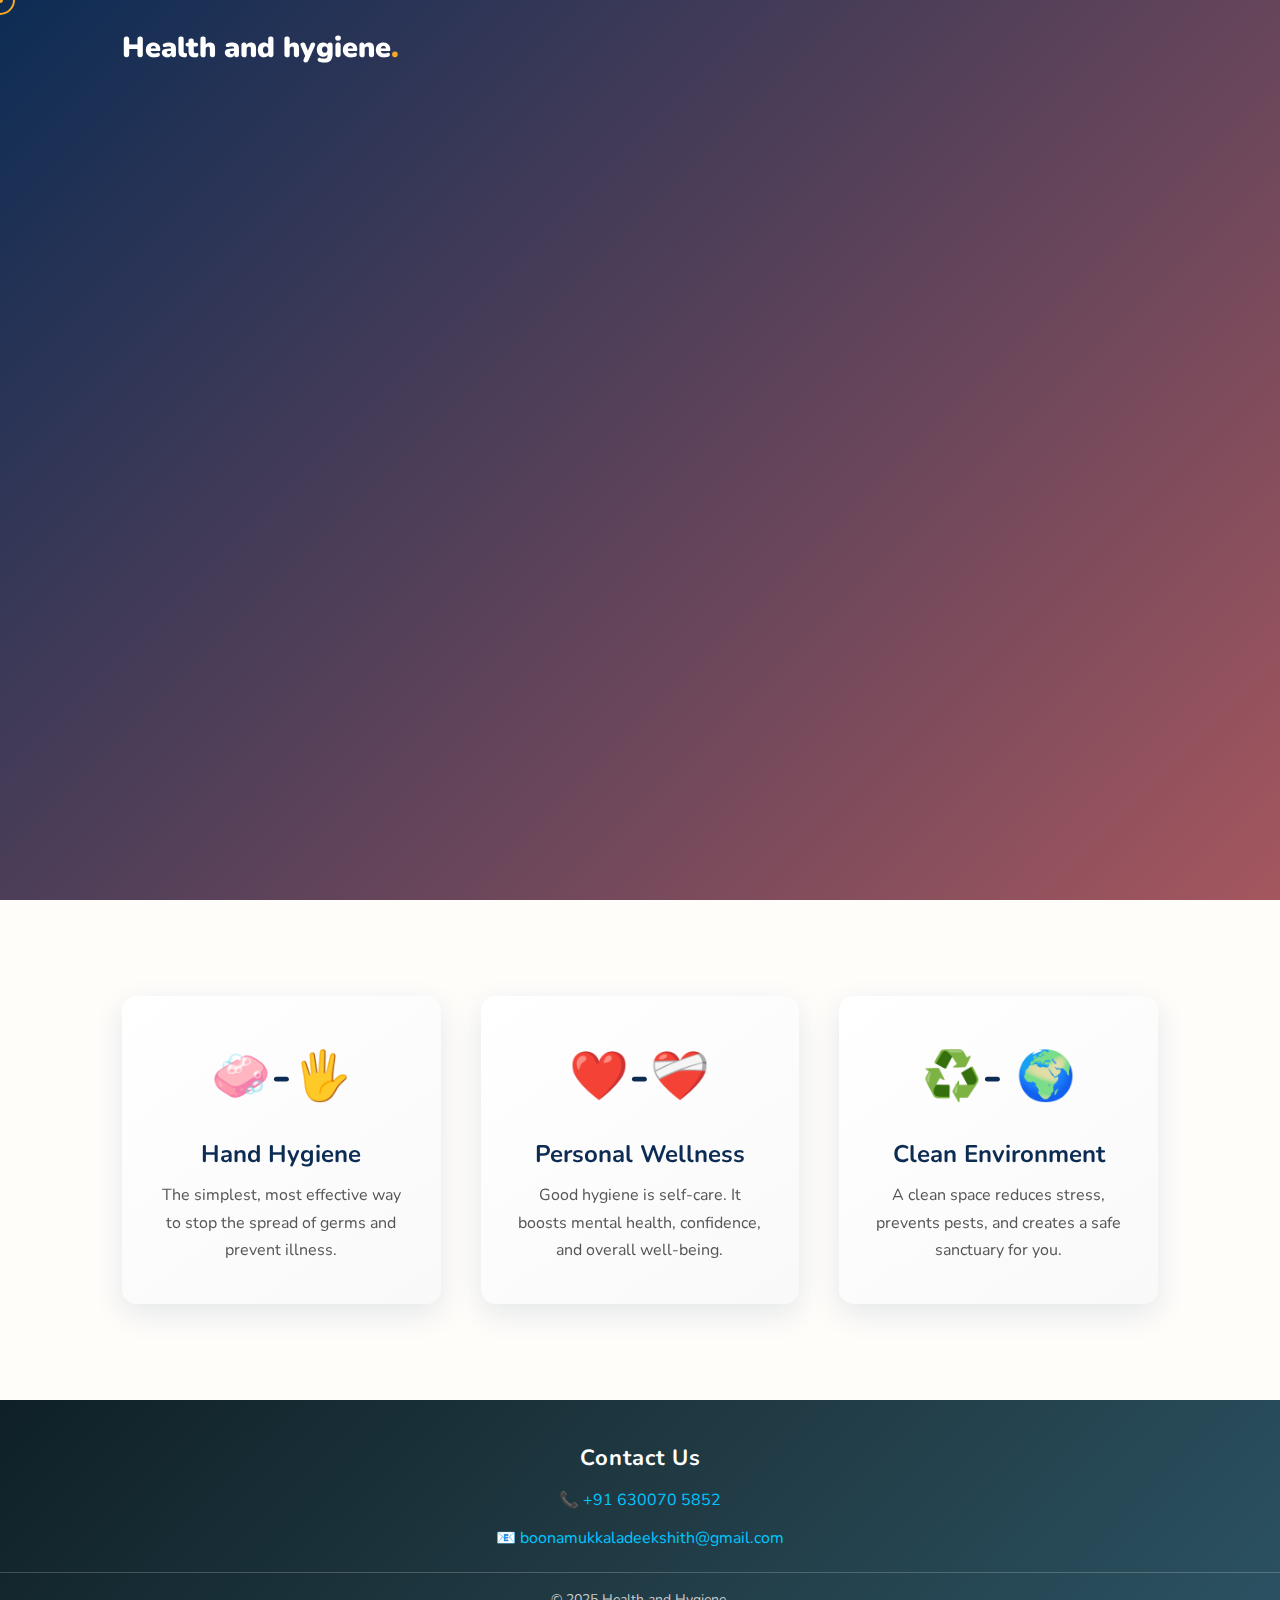
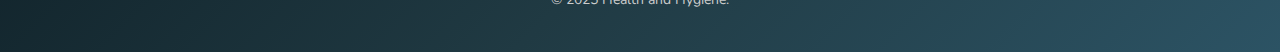
<file: index.html>
<!DOCTYPE html>
<html lang="en">

<head>
    <meta charset="UTF-8">
    <meta name="viewport" content="width=device-width, initial-scale=1.0">
    <title>Health & Hygiene Project</title>
    <link rel="stylesheet" href="main.css">
    <link href="https://fonts.googleapis.com/css2?family=Nunito:wght@300;400;700;900&display=swap" rel="stylesheet">
</head>

<body>

    <div class="cursor-dot"></div>
    <div class="cursor-outline"></div>

    <header>
        <div class="container">
            <nav>
                <div class="logo">Health and hygiene<span>.</span></div>
            </nav>
        </div>
    </header>

    <main>
        <section class="hero">
            <div class="hero-background"></div>
            <div class="hero-content">
                <h1 class="anim-load" style="--delay: 0.2s;">Small Habits.</h1>
                <h1 class="anim-load" style="--delay: 0.4s;">Big Impact.</h1>
                <p class="anim-load" style="--delay: 0.6s;">
                    Welcome to our Health & Hygiene project. Discover how simple, daily actions can lead to a healthier and more vibrant life for you and your community.
                </p>
                <a href="index2.html" class="cta-button anim-load" style="--delay: 0.8s;">Learn More</a>
            </div>
        </section>

        <section id="features" class="features-section">
            <div class="container features-grid">

                <div class="feature-card">
                    <div class="card-content">
                        <h2>🧼-🖐</h2>
                        <h3>Hand Hygiene</h3>
                        <p>The simplest, most effective way to stop the spread of germs and prevent illness.</p>
                    </div>
                </div>

                <div class="feature-card">
                    <div class="card-content">
                        <h2>❤️-❤️‍🩹</h2>
                        <h3>Personal Wellness</h3>
                        <p>Good hygiene is self-care. It boosts mental health, confidence, and overall well-being.</p>
                    </div>
                </div>

                <div class="feature-card">
                    <div class="card-content">
                        <h2>♻️- 🌍</h2>
                        <h3>Clean Environment</h3>
                        <p>A clean space reduces stress, prevents pests, and creates a safe sanctuary for you.</p>
                    </div>
                </div>

            </div>
        </section>
    </main>
    <footer>
        <h2>Contact Us</h2>
        <div class="contact-info">
            📞 <a href="tel:+91630070 58852">+91 630070 5852</a>
        </div>
        <div class="contact-info">
            📧 <a href="mailto:boonamukkaladeekshith@gmail.com">boonamukkaladeekshith@gmail.com</a>
        </div>
        <div class="footer-bottom">
            © 2025 Health and Hygiene.
        </div>
    </footer>

    <script src="script.js"></script>
</body>

</html>
</file>
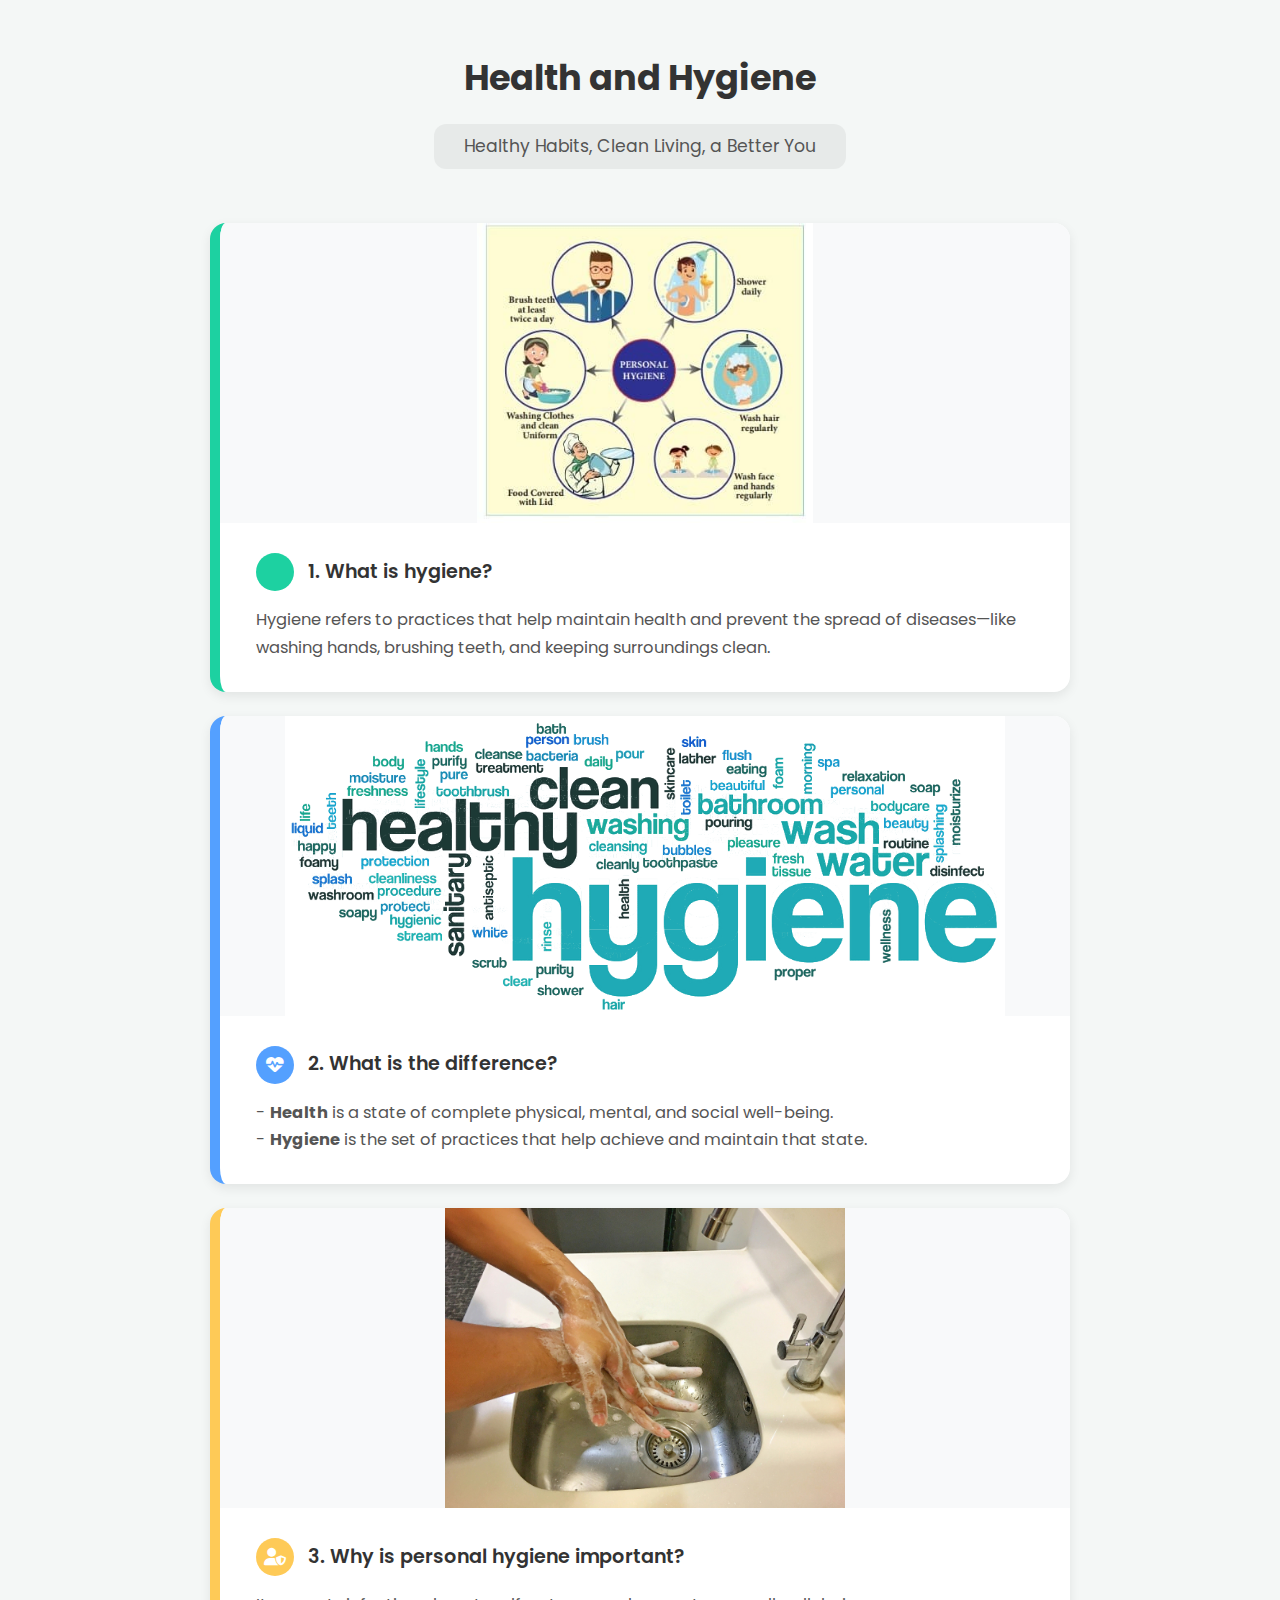
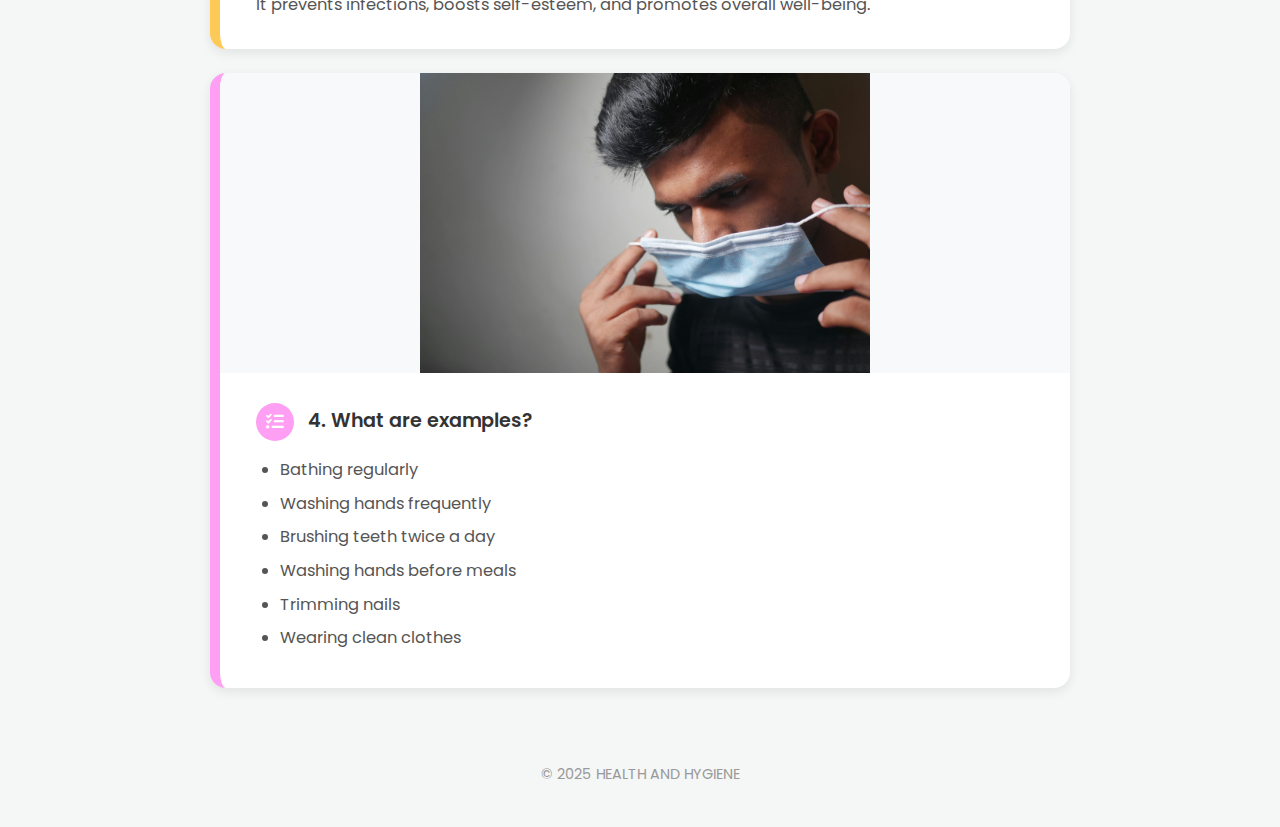
<file: index1.html>
<!DOCTYPE html>
<html lang="en">

<head>
    <meta charset="UTF-8" />
    <meta name="viewport" content="width=device-width, initial-scale=1.0" />
    <title>Health & Hygiene</title>

    <link href="https://fonts.googleapis.com/css2?family=Poppins:wght@400;600;700&display=swap" rel="stylesheet" />
    <link rel="stylesheet" href="https://cdnjs.cloudflare.com/ajax/libs/font-awesome/6.5.2/css/all.min.css">

    <style>
         :root {
            /* Define the color palette */
            --c-pink: #ff9ff3;
            --c-yellow: #feca57;
            --c-green: #1dd1a1;
            --c-blue: #54a0ff;
            --c-gradient: linear-gradient(90deg, var(--c-pink), var(--c-yellow), var(--c-green), var(--c-blue));
            /* Simple, light theme variables */
            --c-text: #333;
            --c-text-light: #555;
            --c-bg: #f4f7f6;
            --c-card-bg: #ffffff;
            --c-image-bg: #f8f9fa;
            /* Soft bg for image container */
            --card-radius: 16px;
            --simple-shadow: 0 4px 12px rgba(0, 0, 0, 0.08);
        }
        
        * {
            box-sizing: border-box;
            margin: 0;
            padding: 0;
        }
        
        body {
            font-family: 'Poppins', sans-serif;
            background: var(--c-bg);
            color: var(--c-text);
            line-height: 1.7;
        }
        /* --- Header --- */
        
        .header {
            text-align: center;
            padding: 48px 20px 20px 20px;
        }
        
        .header h1 {
            font-size: 2.2rem;
            font-weight: 700;
            color: var(--c-text);
            margin-bottom: 16px;
        }
        
        .header p {
            font-size: 1.08rem;
            color: var(--c-text-light);
            background: rgba(0, 0, 0, 0.05);
            padding: 8px 30px;
            border-radius: 12px;
            display: inline-block;
        }
        /* --- Progress Bar --- */
        
        .progress-bar {
            position: fixed;
            top: 0;
            left: 0;
            width: 0%;
            height: 5px;
            z-index: 888;
            background: var(--c-gradient);
            transition: width 0.2s;
        }
        /* --- Main Content Container --- */
        
        .container {
            max-width: 900px;
            margin: 34px auto;
            display: flex;
            flex-direction: column;
            gap: 24px;
            padding: 0 20px;
        }
        /* --- Card Styling --- */
        
        .card {
            background: var(--c-card-bg);
            box-shadow: var(--simple-shadow);
            border-radius: var(--card-radius);
            /* Default border, will be overridden */
            border-left: 10px solid #ccc;
            overflow: hidden;
            /* To contain the image radius */
            transition: transform 0.2s ease-out, box-shadow 0.2s ease-out;
        }
        
        .card:hover {
            transform: translateY(-5px);
            box-shadow: 0 8px 20px rgba(0, 0, 0, 0.1);
        }
        /* --- This is the key change for images --- */
        
        .card-image-wrapper {
            width: 100%;
            height: 300px;
            /* Fixed height for all image containers */
            background-color: var(--c-image-bg);
            display: flex;
            align-items: center;
            justify-content: center;
        }
        
        .card-image {
            width: 100%;
            height: 100%;
            object-fit: contain;
            /* This fits the whole image ("normal scale") */
        }
        /* --- End of image change --- */
        
        .content {
            padding: 30px 36px;
        }
        
        .content h3 {
            font-weight: 600;
            font-size: 1.2rem;
            color: var(--c-text);
            margin-bottom: 15px;
            display: flex;
            align-items: center;
            gap: 14px;
        }
        /* The colorful, round icon */
        
        .content h3 i {
            font-size: 1.1rem;
            color: #fff;
            background: #ccc;
            /* Default bg, will be overridden */
            border-radius: 50%;
            width: 38px;
            height: 38px;
            display: inline-flex;
            align-items: center;
            justify-content: center;
        }
        
        .content p,
        .content ul {
            font-size: 1.02rem;
            color: var(--c-text-light);
        }
        
        .content ul {
            margin-top: 12px;
            padding-left: 24px;
        }
        
        .content li {
            margin-bottom: 6px;
        }
        /* --- "More Colorful" nth-child styles --- */
        
        .container .card:nth-child(1) {
            border-left-color: var(--c-green);
        }
        
        .container .card:nth-child(1) .content h3 i {
            background: var(--c-green);
        }
        
        .container .card:nth-child(2) {
            border-left-color: var(--c-blue);
        }
        
        .container .card:nth-child(2) .content h3 i {
            background: var(--c-blue);
        }
        
        .container .card:nth-child(3) {
            border-left-color: var(--c-yellow);
        }
        
        .container .card:nth-child(3) .content h3 i {
            background: var(--c-yellow);
        }
        
        .container .card:nth-child(4) {
            border-left-color: var(--c-pink);
        }
        
        .container .card:nth-child(4) .content h3 i {
            background: var(--c-pink);
        }
        /* --- End of colorful styles --- */
        /* --- Footer --- */
        
        footer {
            text-align: center;
            padding: 40px 20px;
            color: #999;
            font-size: 0.9rem;
        }
        
        footer a {
            color: var(--c-blue);
            /* Default link color */
            text-decoration: none;
            font-weight: 600;
        }
        /* --- Responsive --- */
        
        @media (max-width: 600px) {
            .header h1 {
                font-size: 1.8rem;
            }
            .card-image-wrapper {
                height: 220px;
                /* Smaller image height on mobile */
            }
            .content {
                padding: 24px;
            }
            .content h3 {
                font-size: 1.1rem;
            }
            .content p,
            .content ul {
                font-size: 0.95rem;
            }
        }
    </style>
</head>

<body>
    <div class="progress-bar" id="progress"></div>

    <header class="header">
        <h1>Health and Hygiene</h1>
        <p>Healthy Habits, Clean Living, a Better You</p>
    </header>

    <div class="container">

        <div class="card">
            <div class="card-image-wrapper">
                <img src="health1.jpg" alt="Person washing hands" class="card-image" />
            </div>
            <div class="content">
                <h3><i class="fa-solid fa-hands-sparkles"></i>1. What is hygiene?</h3>
                <p>
                    Hygiene refers to practices that help maintain health and prevent the spread of diseases—like washing hands, brushing teeth, and keeping surroundings clean.
                </p>
            </div>
        </div>

        <div class="card">
            <div class="card-image-wrapper">
                <img src="health2.png" alt="Healthy lifestyle collage" class="card-image" />
            </div>
            <div class="content">
                <h3><i class="fa-solid fa-heart-pulse"></i>2. What is the difference?</h3>
                <p>
                    - <strong>Health</strong> is a state of complete physical, mental, and social well-being.<br> - <strong>Hygiene</strong> is the set of practices that help achieve and maintain that state.
                </p>
            </div>
        </div>

        <div class="card">
            <div class="card-image-wrapper">
                <img src="12.jpg" alt="Person feeling confident" class="card-image" />
            </div>
            <div class="content">
                <h3><i class="fa-solid fa-user-shield"></i>3. Why is personal hygiene important?</h3>
                <p>
                    It prevents infections, boosts self-esteem, and promotes overall well-being.
                </p>
            </div>
        </div>

        <div class="card">
            <div class="card-image-wrapper">
                <img src="mask.jpg" alt="Person wearing a clean mask" class="card-image" />
            </div>
            <div class="content">
                <h3><i class="fa-solid fa-list-check"></i>4. What are examples?</h3>
                <ul>
                    <li>Bathing regularly</li>
                    <li>Washing hands frequently</li>
                    <li>Brushing teeth twice a day</li>
                    <li>Washing hands before meals</li>
                    <li>Trimming nails</li>
                    <li>Wearing clean clothes</li>
                </ul>
            </div>
        </div>

    </div>

    <footer>
        <p>&copy; 2025 HEALTH AND HYGIENE</p>
    </footer>

    <script>
        // Color change function was removed

        // Progress bar scroll
        window.addEventListener('scroll', function() {
            var winScroll = document.body.scrollTop || document.documentElement.scrollTop;
            var height = document.documentElement.scrollHeight - document.documentElement.clientHeight;
            var scrolled = (winScroll / height) * 100;
            document.getElementById('progress').style.width = scrolled + "%";
        });
    </script>
</body>

</html>
</file>
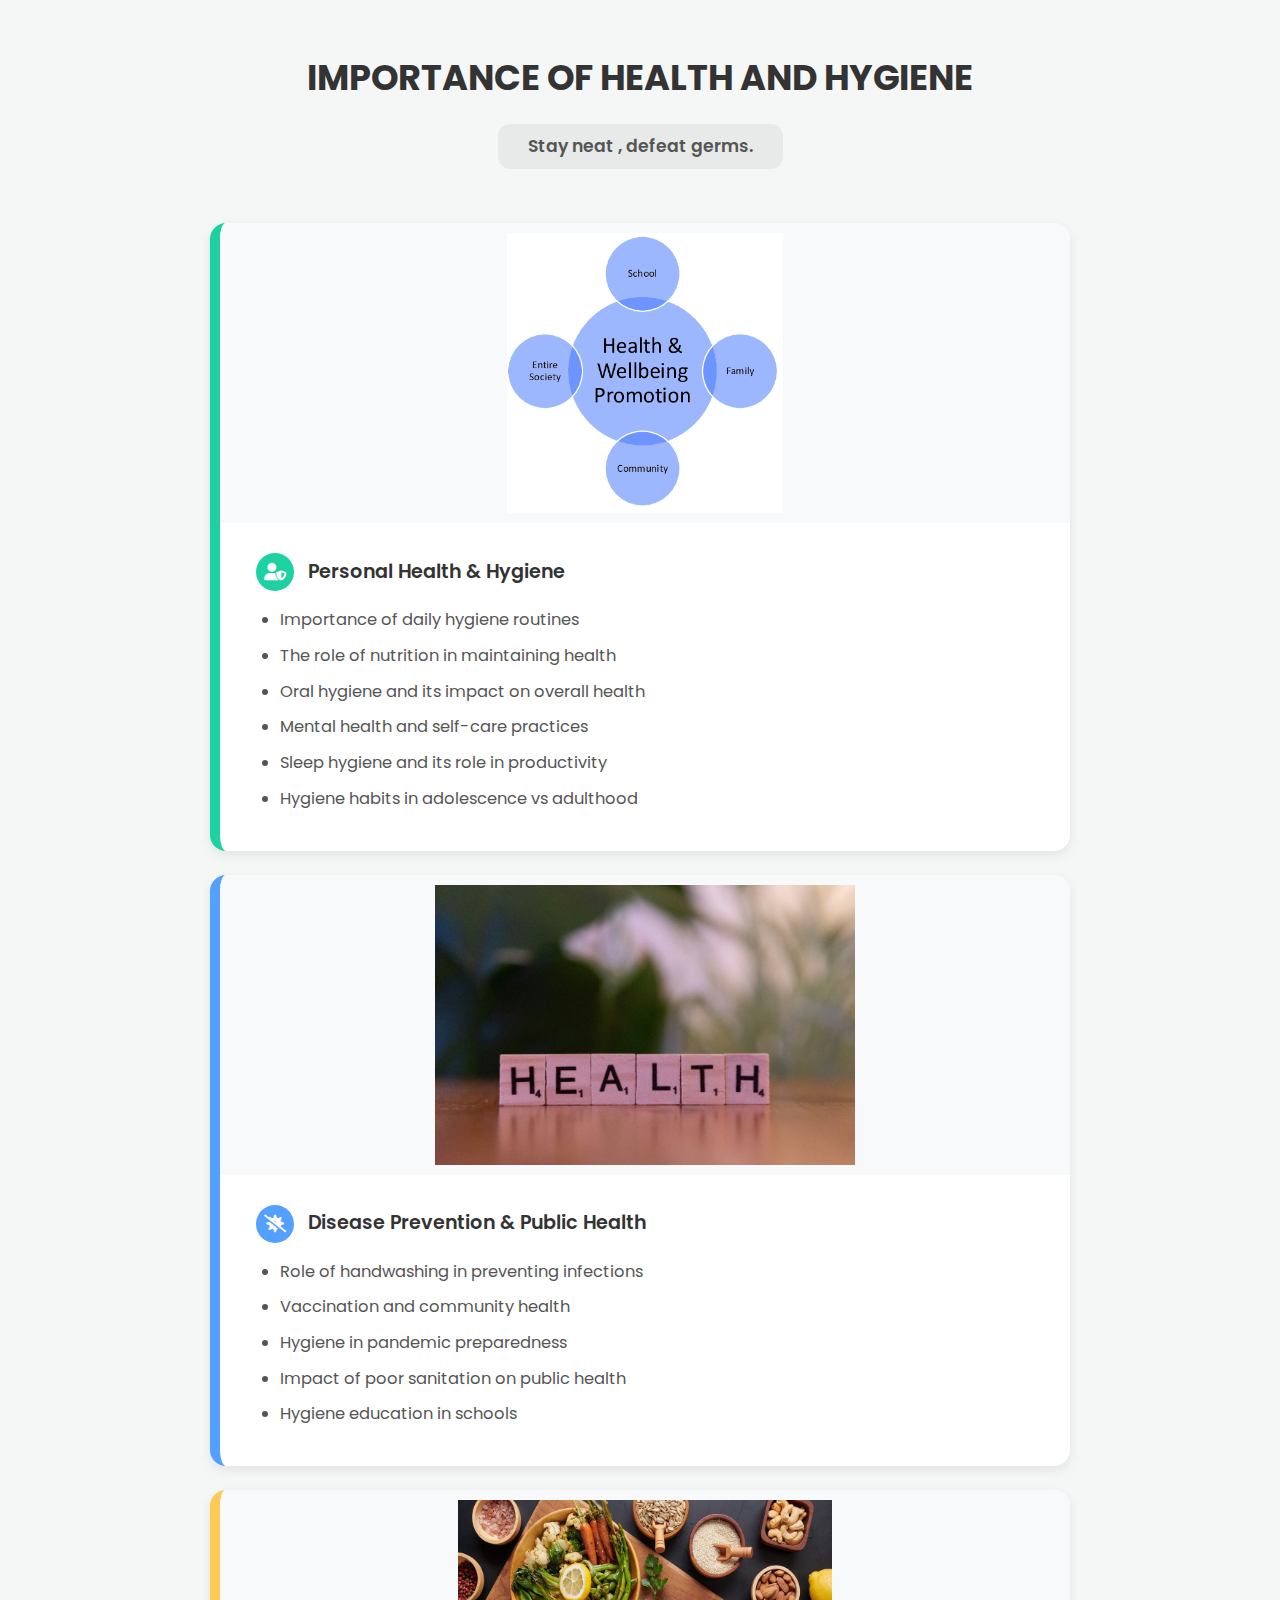
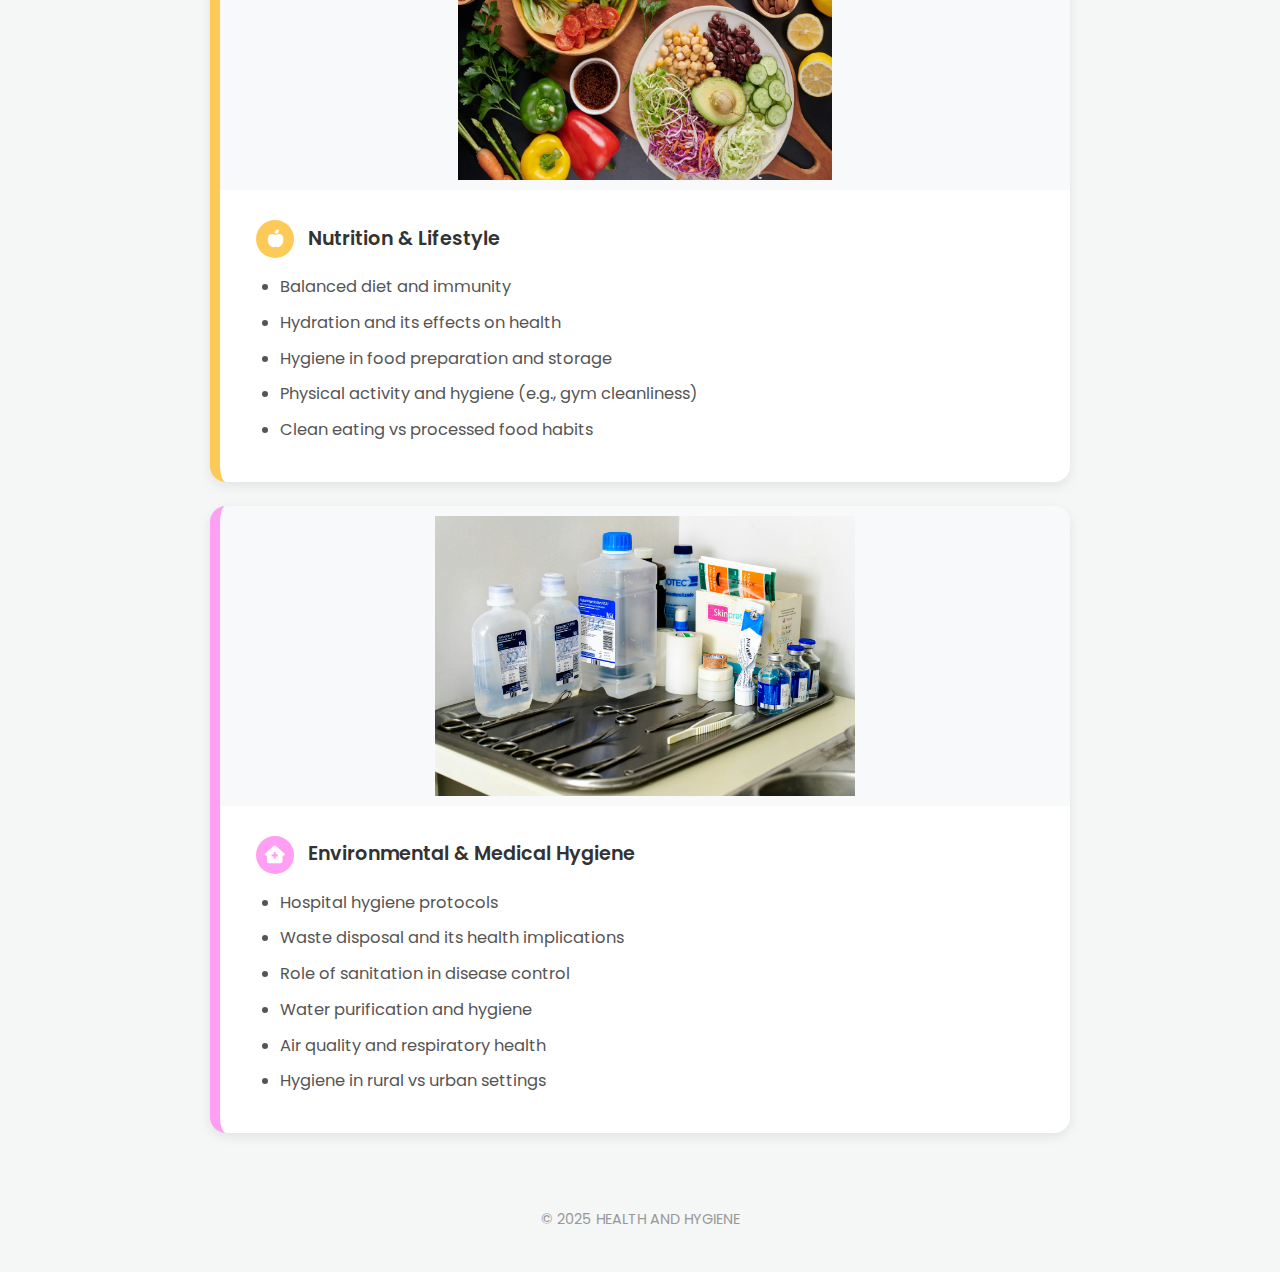
<file: index2-1.html>
<!DOCTYPE html>
<html lang="en">

<head>
    <meta charset="UTF-8" />
    <meta name="viewport" content="width=device-width, initial-scale=1.0" />
    <title>Importance of Health & Hygiene</title>

    <link href="https://fonts.googleapis.com/css2?family=Poppins:wght@400;600;700&display=swap" rel="stylesheet" />
    <link rel="stylesheet" href="https://cdnjs.cloudflare.com/ajax/libs/font-awesome/6.5.2/css/all.min.css">

    <style>
         :root {
            /* Define the color palette */
            --c-pink: #ff9ff3;
            --c-yellow: #feca57;
            --c-green: #1dd1a1;
            --c-blue: #54a0ff;
            --c-gradient: linear-gradient(90deg, var(--c-pink), var(--c-yellow), var(--c-green), var(--c-blue));
            /* Simple, light theme variables */
            --c-text: #333;
            --c-text-light: #555;
            --c-bg: #f4f7f6;
            --c-card-bg: #ffffff;
            --c-image-bg: #f8f9fa;
            /* Soft bg for image container */
            --card-radius: 16px;
            --simple-shadow: 0 4px 12px rgba(0, 0, 0, 0.08);
        }
        
        * {
            box-sizing: border-box;
            margin: 0;
            padding: 0;
        }
        
        body {
            font-family: 'Poppins', sans-serif;
            background: var(--c-bg);
            color: var(--c-text);
            line-height: 1.7;
        }
        /* --- Header --- */
        
        .header {
            text-align: center;
            padding: 48px 20px 20px 20px;
        }
        
        .header h1 {
            font-size: 2.2rem;
            font-weight: 700;
            color: var(--c-text);
            margin-bottom: 16px;
        }
        
        .header p {
            font-size: 1.08rem;
            color: var(--c-text-light);
            background: rgba(0, 0, 0, 0.05);
            padding: 8px 30px;
            border-radius: 12px;
            display: inline-block;
            font-weight: 600;
        }
        /* --- Progress Bar --- */
        
        .progress-bar {
            position: fixed;
            top: 0;
            left: 0;
            width: 0%;
            height: 5px;
            z-index: 888;
            background: var(--c-gradient);
            transition: width 0.2s;
        }
        /* --- Main Content Container --- */
        
        .container {
            max-width: 900px;
            margin: 34px auto;
            display: flex;
            flex-direction: column;
            gap: 24px;
            padding: 0 20px;
        }
        /* --- Card Styling --- */
        
        .card {
            background: var(--c-card-bg);
            box-shadow: var(--simple-shadow);
            border-radius: var(--card-radius);
            /* Default border, will be overridden */
            border-left: 10px solid #ccc;
            overflow: hidden;
            /* To contain the image radius */
            transition: transform 0.2s ease-out, box-shadow 0.2s ease-out;
        }
        
        .card:hover {
            transform: translateY(-5px);
            box-shadow: 0 8px 20px rgba(0, 0, 0, 0.1);
        }
        /* --- Image container --- */
        
        .card-image-wrapper {
            width: 100%;
            height: 300px;
            /* Fixed height for all image containers */
            background-color: var(--c-image-bg);
            display: flex;
            align-items: center;
            justify-content: center;
            padding: 10px;
            /* Add some padding */
        }
        
        .card-image {
            width: 100%;
            height: 100%;
            object-fit: contain;
            /* This fits the whole image ("normal scale") */
            border-radius: 8px;
            /* Slightly round the image corners */
        }
        /* --- End of image style --- */
        
        .content {
            padding: 30px 36px;
        }
        
        .content h3 {
            font-weight: 600;
            font-size: 1.2rem;
            color: var(--c-text);
            margin-bottom: 15px;
            display: flex;
            align-items: center;
            gap: 14px;
        }
        /* The colorful, round icon */
        
        .content h3 i {
            font-size: 1.1rem;
            color: #fff;
            background: #ccc;
            /* Default bg, will be overridden */
            border-radius: 50%;
            width: 38px;
            height: 38px;
            display: inline-flex;
            align-items: center;
            justify-content: center;
            flex-shrink: 0;
            /* Prevent icon from shrinking */
        }
        
        .content p,
        .content ul {
            font-size: 1.02rem;
            color: var(--c-text-light);
        }
        
        .content ul {
            margin-top: 12px;
            padding-left: 24px;
        }
        
        .content li {
            margin-bottom: 8px;
            /* Added more space for list items */
        }
        /* --- "More Colorful" nth-child styles --- */
        
        .container .card:nth-child(1) {
            border-left-color: var(--c-green);
        }
        
        .container .card:nth-child(1) .content h3 i {
            background: var(--c-green);
        }
        
        .container .card:nth-child(2) {
            border-left-color: var(--c-blue);
        }
        
        .container .card:nth-child(2) .content h3 i {
            background: var(--c-blue);
        }
        
        .container .card:nth-child(3) {
            border-left-color: var(--c-yellow);
        }
        
        .container .card:nth-child(3) .content h3 i {
            background: var(--c-yellow);
        }
        
        .container .card:nth-child(4) {
            border-left-color: var(--c-pink);
        }
        
        .container .card:nth-child(4) .content h3 i {
            background: var(--c-pink);
        }
        /* --- End of colorful styles --- */
        /* --- Footer --- */
        
        footer {
            text-align: center;
            padding: 40px 20px;
            color: #999;
            font-size: 0.9rem;
        }
        /* --- Responsive --- */
        
        @media (max-width: 600px) {
            .header h1 {
                font-size: 1.5rem;
                /* Adjusted for long title */
            }
            .header p {
                font-size: 1rem;
            }
            .card-image-wrapper {
                height: 220px;
                /* Smaller image height on mobile */
            }
            .content {
                padding: 24px;
            }
            .content h3 {
                font-size: 1.1rem;
            }
            .content p,
            .content ul {
                font-size: 0.95rem;
            }
        }
    </style>
</head>

<body>
    <div class="progress-bar" id="progress"></div>

    <header class="header">
        <h1>IMPORTANCE OF HEALTH AND HYGIENE</h1>
        <p>Stay neat , defeat germs.</p>
    </header>

    <div class="container">

        <div class="card">
            <div class="card-image-wrapper">
                <img src="web.png" alt="Health and Hygiene" class="card-image" />
            </div>
            <div class="content">
                <h3><i class="fa-solid fa-user-shield"></i>Personal Health & Hygiene</h3>
                <ul>
                    <li>Importance of daily hygiene routines</li>
                    <li>The role of nutrition in maintaining health</li>
                    <li>Oral hygiene and its impact on overall health</li>
                    <li>Mental health and self-care practices</li>
                    <li>Sleep hygiene and its role in productivity</li>
                    <li>Hygiene habits in adolescence vs adulthood</li>
                </ul>
            </div>
        </div>

        <div class="card">
            <div class="card-image-wrapper">
                <img src="health.jpg" alt="Healthy Living" class="card-image" />
            </div>
            <div class="content">
                <h3><i class="fa-solid fa-virus-slash"></i>Disease Prevention & Public Health</h3>
                <ul>
                    <li>Role of handwashing in preventing infections</li>
                    <li>Vaccination and community health</li>
                    <li>Hygiene in pandemic preparedness</li>
                    <li>Impact of poor sanitation on public health</li>
                    <li>Hygiene education in schools</li>
                </ul>
            </div>
        </div>

        <div class="card">
            <div class="card-image-wrapper">
                <img src="nuturation.jpg" alt="Healthy Choices" class="card-image" />
            </div>
            <div class="content">
                <h3><i class="fa-solid fa-apple-whole"></i>Nutrition & Lifestyle</h3>
                <ul>
                    <li>Balanced diet and immunity</li>
                    <li>Hydration and its effects on health</li>
                    <li>Hygiene in food preparation and storage</li>
                    <li>Physical activity and hygiene (e.g., gym cleanliness)</li>
                    <li>Clean eating vs processed food habits</li>
                </ul>
            </div>
        </div>

        <div class="card">
            <div class="card-image-wrapper">
                <img src="medical.jpg" alt="Healthy Habits" class="card-image" />
            </div>
            <div class="content">
                <h3><i class="fa-solid fa-house-medical"></i>Environmental & Medical Hygiene</h3>
                <ul>
                    <li>Hospital hygiene protocols</li>
                    <li>Waste disposal and its health implications</li>
                    <li>Role of sanitation in disease control</li>
                    <li>Water purification and hygiene</li>
                    <li>Air quality and respiratory health</li>
                    <li>Hygiene in rural vs urban settings</li>
                </ul>
            </div>
        </div>

    </div>

    <footer>
        <p>&copy; 2025 HEALTH AND HYGIENE</p>
    </footer>

    <script>
        // Progress bar scroll
        window.addEventListener('scroll', function() {
            var winScroll = document.body.scrollTop || document.documentElement.scrollTop;
            var height = document.documentElement.scrollHeight - document.documentElement.clientHeight;
            var scrolled = (winScroll / height) * 100;
            document.getElementById('progress').style.width = scrolled + "%";
        });
    </script>
</body>

</html>
</file>
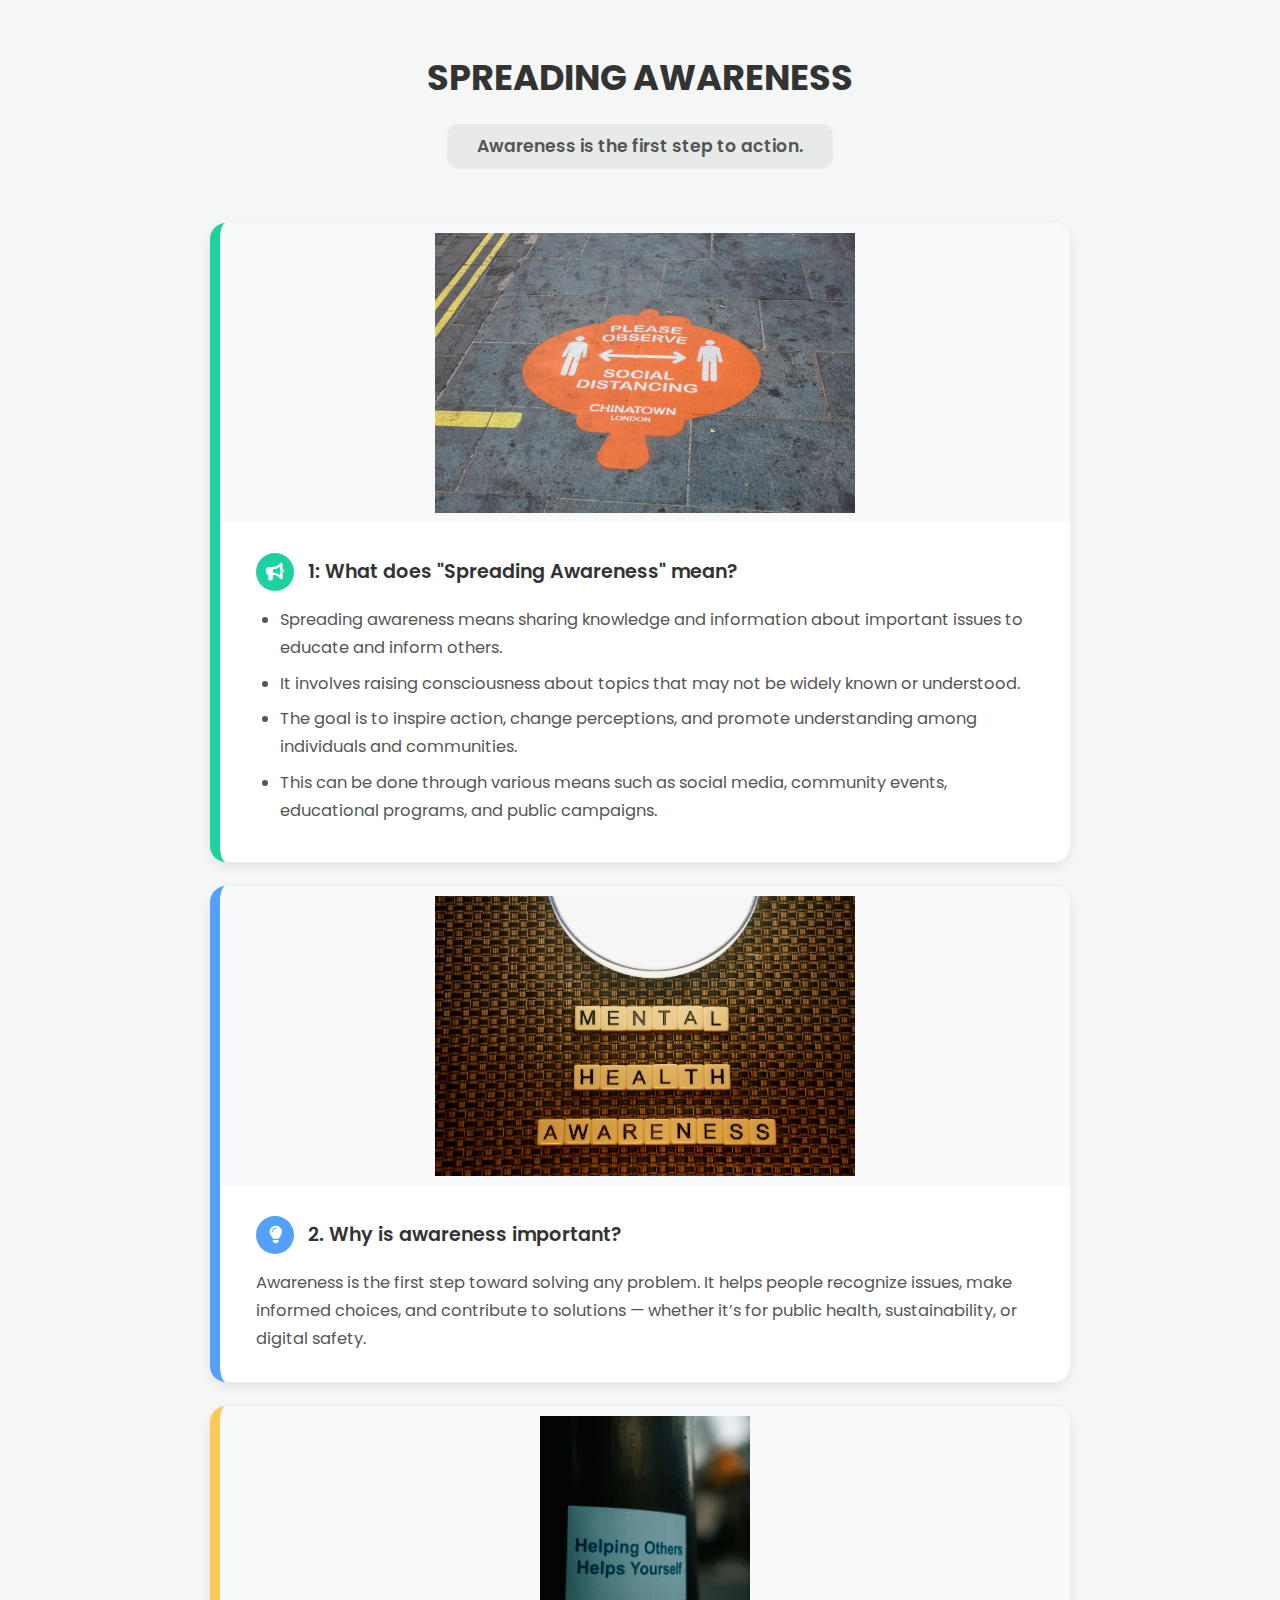
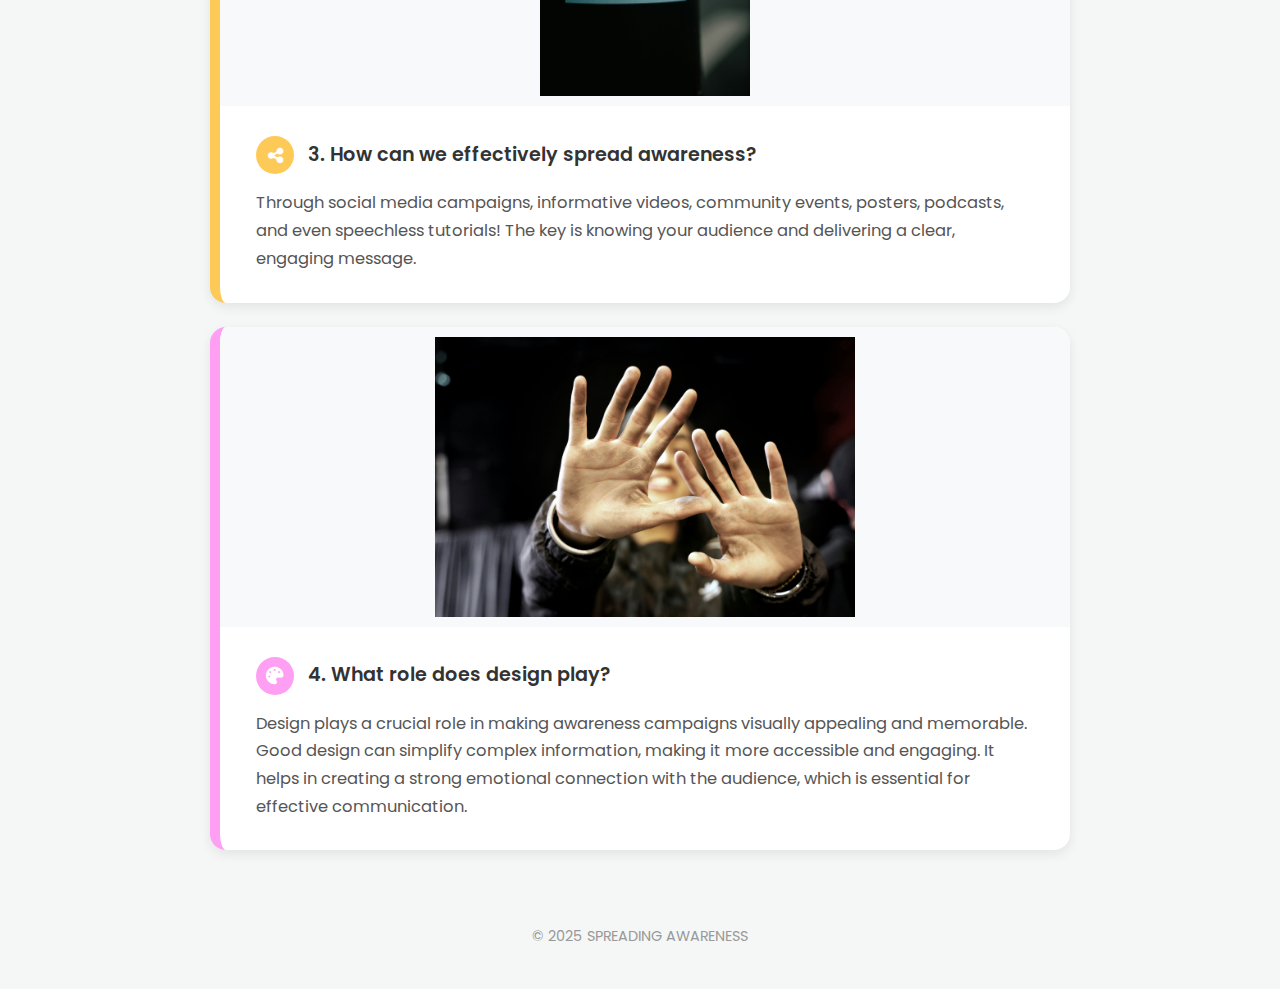
<file: index3.html>
<!DOCTYPE html>
<html lang="en">

<head>
    <meta charset="UTF-8" />
    <meta name="viewport" content="width=device-width, initial-scale=1.0" />
    <title>Spreading Awareness</title>

    <link href="https://fonts.googleapis.com/css2?family=Poppins:wght@400;600;700&display=swap" rel="stylesheet" />
    <link rel="stylesheet" href="https://cdnjs.cloudflare.com/ajax/libs/font-awesome/6.5.2/css/all.min.css">

    <style>
         :root {
            /* Define the color palette */
            --c-pink: #ff9ff3;
            --c-yellow: #feca57;
            --c-green: #1dd1a1;
            --c-blue: #54a0ff;
            --c-gradient: linear-gradient(90deg, var(--c-pink), var(--c-yellow), var(--c-green), var(--c-blue));
            /* Simple, light theme variables */
            --c-text: #333;
            --c-text-light: #555;
            --c-bg: #f4f7f6;
            --c-card-bg: #ffffff;
            --c-image-bg: #f8f9fa;
            /* Soft bg for image container */
            --card-radius: 16px;
            --simple-shadow: 0 4px 12px rgba(0, 0, 0, 0.08);
        }
        
        * {
            box-sizing: border-box;
            margin: 0;
            padding: 0;
        }
        
        body {
            font-family: 'Poppins', sans-serif;
            background: var(--c-bg);
            color: var(--c-text);
            line-height: 1.7;
        }
        /* --- Header --- */
        
        .header {
            text-align: center;
            padding: 48px 20px 20px 20px;
        }
        
        .header h1 {
            font-size: 2.2rem;
            font-weight: 700;
            color: var(--c-text);
            margin-bottom: 16px;
        }
        
        .header p {
            font-size: 1.08rem;
            color: var(--c-text-light);
            background: rgba(0, 0, 0, 0.05);
            padding: 8px 30px;
            border-radius: 12px;
            display: inline-block;
            font-weight: 600;
        }
        /* --- Progress Bar --- */
        
        .progress-bar {
            position: fixed;
            top: 0;
            left: 0;
            width: 0%;
            height: 5px;
            z-index: 888;
            background: var(--c-gradient);
            transition: width 0.2s;
        }
        /* --- Main Content Container --- */
        
        .container {
            max-width: 900px;
            margin: 34px auto;
            display: flex;
            flex-direction: column;
            gap: 24px;
            padding: 0 20px;
        }
        /* --- Card Styling --- */
        
        .card {
            background: var(--c-card-bg);
            box-shadow: var(--simple-shadow);
            border-radius: var(--card-radius);
            /* Default border, will be overridden */
            border-left: 10px solid #ccc;
            overflow: hidden;
            /* To contain the image radius */
            transition: transform 0.2s ease-out, box-shadow 0.2s ease-out;
        }
        
        .card:hover {
            transform: translateY(-5px);
            box-shadow: 0 8px 20px rgba(0, 0, 0, 0.1);
        }
        /* --- Image container --- */
        
        .card-image-wrapper {
            width: 100%;
            height: 300px;
            /* Fixed height for all image containers */
            background-color: var(--c-image-bg);
            display: flex;
            align-items: center;
            justify-content: center;
            padding: 10px;
        }
        
        .card-image {
            width: 100%;
            height: 100%;
            object-fit: contain;
            /* This fits the whole image ("normal scale") */
            border-radius: 8px;
        }
        /* --- End of image style --- */
        
        .content {
            padding: 30px 36px;
        }
        
        .content h3 {
            font-weight: 600;
            font-size: 1.2rem;
            color: var(--c-text);
            margin-bottom: 15px;
            display: flex;
            align-items: center;
            gap: 14px;
        }
        /* The colorful, round icon */
        
        .content h3 i {
            font-size: 1.1rem;
            color: #fff;
            background: #ccc;
            /* Default bg, will be overridden */
            border-radius: 50%;
            width: 38px;
            height: 38px;
            display: inline-flex;
            align-items: center;
            justify-content: center;
            flex-shrink: 0;
            /* Prevent icon from shrinking */
        }
        
        .content p,
        .content ul {
            font-size: 1.02rem;
            color: var(--c-text-light);
        }
        
        .content ul {
            margin-top: 12px;
            padding-left: 24px;
        }
        
        .content li {
            margin-bottom: 8px;
        }
        /* --- "More Colorful" nth-child styles --- */
        
        .container .card:nth-child(1) {
            border-left-color: var(--c-green);
        }
        
        .container .card:nth-child(1) .content h3 i {
            background: var(--c-green);
        }
        
        .container .card:nth-child(2) {
            border-left-color: var(--c-blue);
        }
        
        .container .card:nth-child(2) .content h3 i {
            background: var(--c-blue);
        }
        
        .container .card:nth-child(3) {
            border-left-color: var(--c-yellow);
        }
        
        .container .card:nth-child(3) .content h3 i {
            background: var(--c-yellow);
        }
        
        .container .card:nth-child(4) {
            border-left-color: var(--c-pink);
        }
        
        .container .card:nth-child(4) .content h3 i {
            background: var(--c-pink);
        }
        /* --- End of colorful styles --- */
        /* --- Footer --- */
        
        footer {
            text-align: center;
            padding: 40px 20px;
            color: #999;
            font-size: 0.9rem;
        }
        /* --- Responsive --- */
        
        @media (max-width: 600px) {
            .header h1 {
                font-size: 1.8rem;
            }
            .header p {
                font-size: 1rem;
            }
            .card-image-wrapper {
                height: 220px;
                /* Smaller image height on mobile */
            }
            .content {
                padding: 24px;
            }
            .content h3 {
                font-size: 1.1rem;
            }
            .content p,
            .content ul {
                font-size: 0.95rem;
            }
        }
    </style>
</head>

<body>
    <div class="progress-bar" id="progress"></div>

    <header class="header">
        <h1>SPREADING AWARENESS</h1>
        <p>Awareness is the first step to action.</p>
    </header>

    <div class="container">

        <div class="card">
            <div class="card-image-wrapper">
                <img src="awareness1.jpg" alt="Spreading awareness" class="card-image" />
            </div>
            <div class="content">
                <h3><i class="fa-solid fa-bullhorn"></i>1: What does "Spreading Awareness" mean?</h3>
                <ul>
                    <li>Spreading awareness means sharing knowledge and information about important issues to educate and inform others.</li>
                    <li>It involves raising consciousness about topics that may not be widely known or understood.</li>
                    <li>The goal is to inspire action, change perceptions, and promote understanding among individuals and communities.</li>
                    <li>This can be done through various means such as social media, community events, educational programs, and public campaigns.</li>
                </ul>
            </div>
        </div>

        <div class="card">
            <div class="card-image-wrapper">
                <img src="awareness2.jpg" alt="Man talking to a group" class="card-image" />
            </div>
            <div class="content">
                <h3><i class="fa-solid fa-lightbulb"></i>2. Why is awareness important?</h3>
                <p>
                    Awareness is the first step toward solving any problem. It helps people recognize issues, make informed choices, and contribute to solutions — whether it’s for public health, sustainability, or digital safety.
                </p>
            </div>
        </div>

        <div class="card">
            <div class="card-image-wrapper">
                <img src="awareness3.jpg" alt="Social media on phone" class="card-image" />
            </div>
            <div class="content">
                <h3><i class="fa-solid fa-share-nodes"></i>3. How can we effectively spread awareness?</h3>
                <p>
                    Through social media campaigns, informative videos, community events, posters, podcasts, and even speechless tutorials! The key is knowing your audience and delivering a clear, engaging message.
                </p>
            </div>
        </div>

        <div class="card">
            <div class="card-image-wrapper">
                <img src="awareness4.jpg" alt="Design tools and poster" class="card-image" />
            </div>
            <div class="content">
                <h3><i class="fa-solid fa-palette"></i>4. What role does design play?</h3>
                <p>
                    Design plays a crucial role in making awareness campaigns visually appealing and memorable. Good design can simplify complex information, making it more accessible and engaging. It helps in creating a strong emotional connection with the audience, which
                    is essential for effective communication.
                    </Two-thirds>
            </div>
        </div>

    </div>

    <footer>
        <p>&copy; 2025 SPREADING AWARENESS</p>
    </footer>

    <script>
        // Progress bar scroll
        window.addEventListener('scroll', function() {
            var winScroll = document.body.scrollTop || document.documentElement.scrollTop;
            var height = document.documentElement.scrollHeight - document.documentElement.clientHeight;
            var scrolled = (winScroll / height) * 100;
            document.getElementById('progress').style.width = scrolled + "%";
        });
    </script>
</body>

</html>
</file>
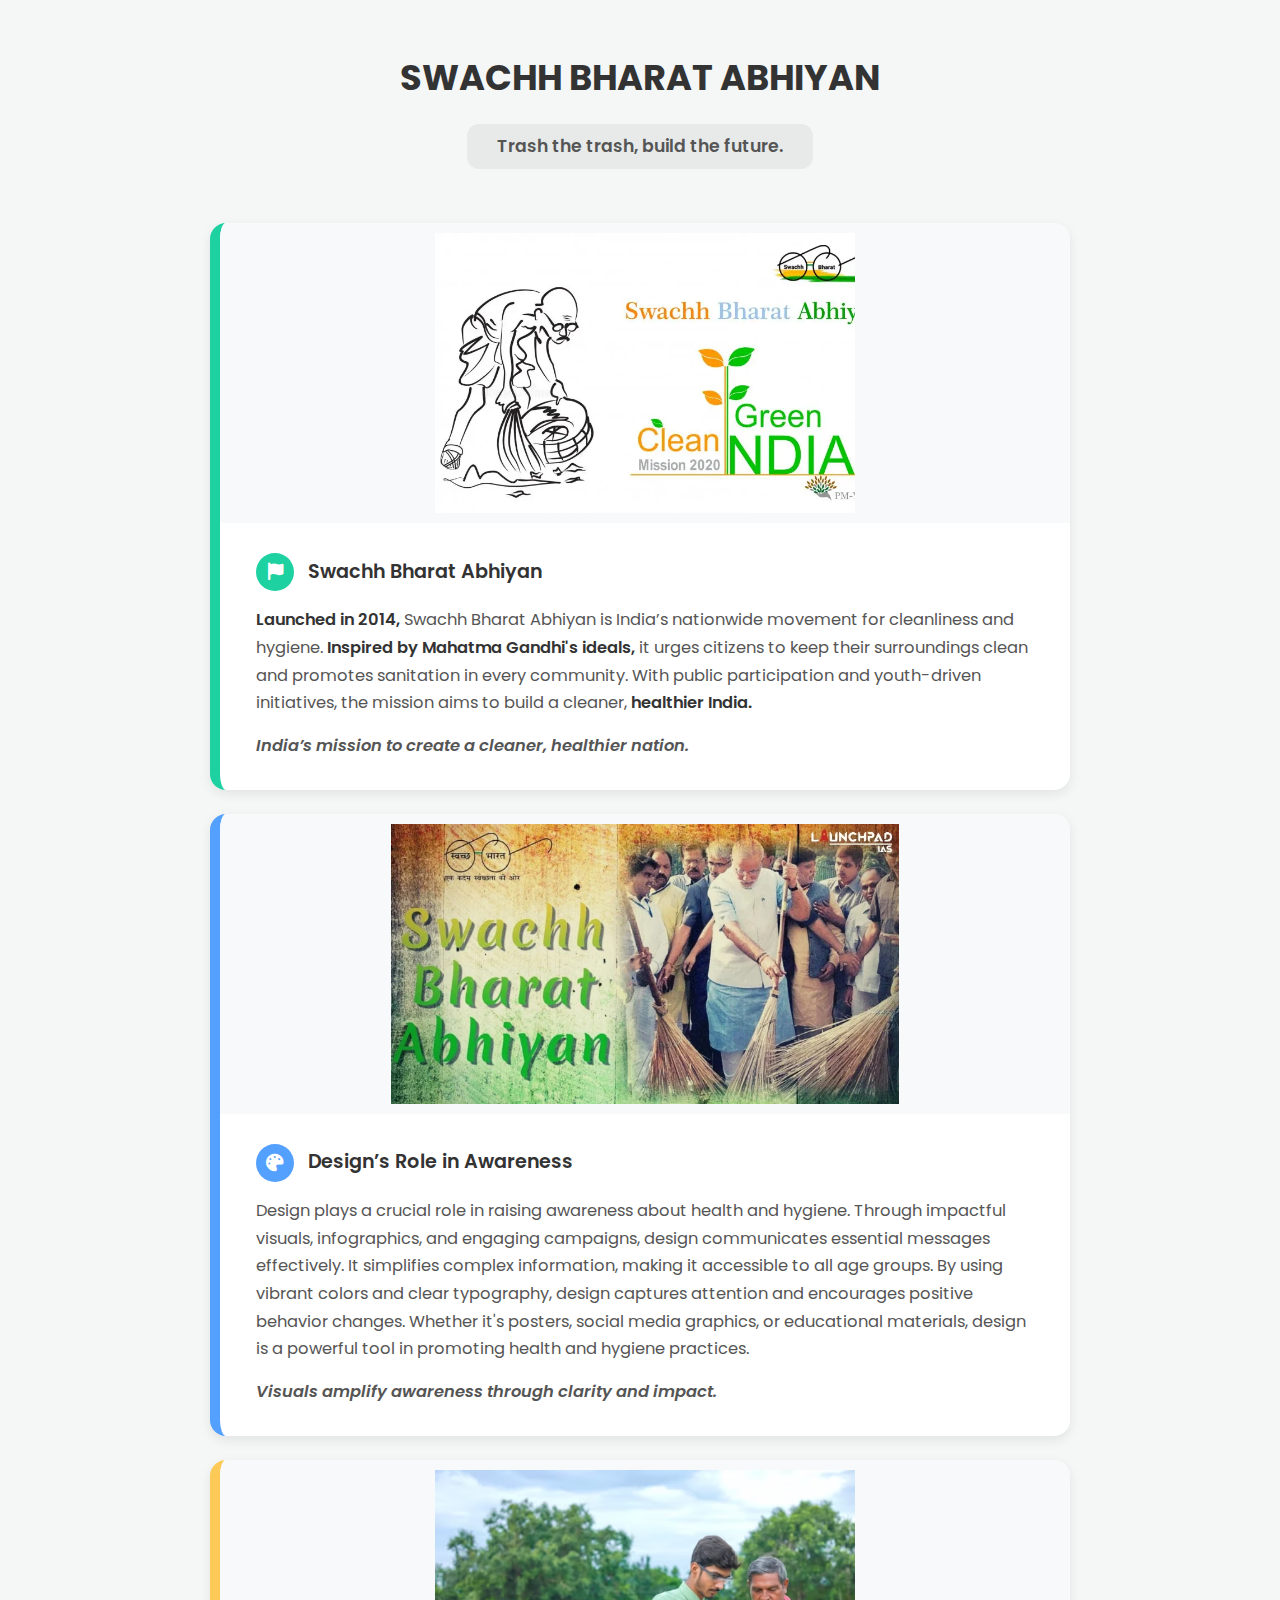
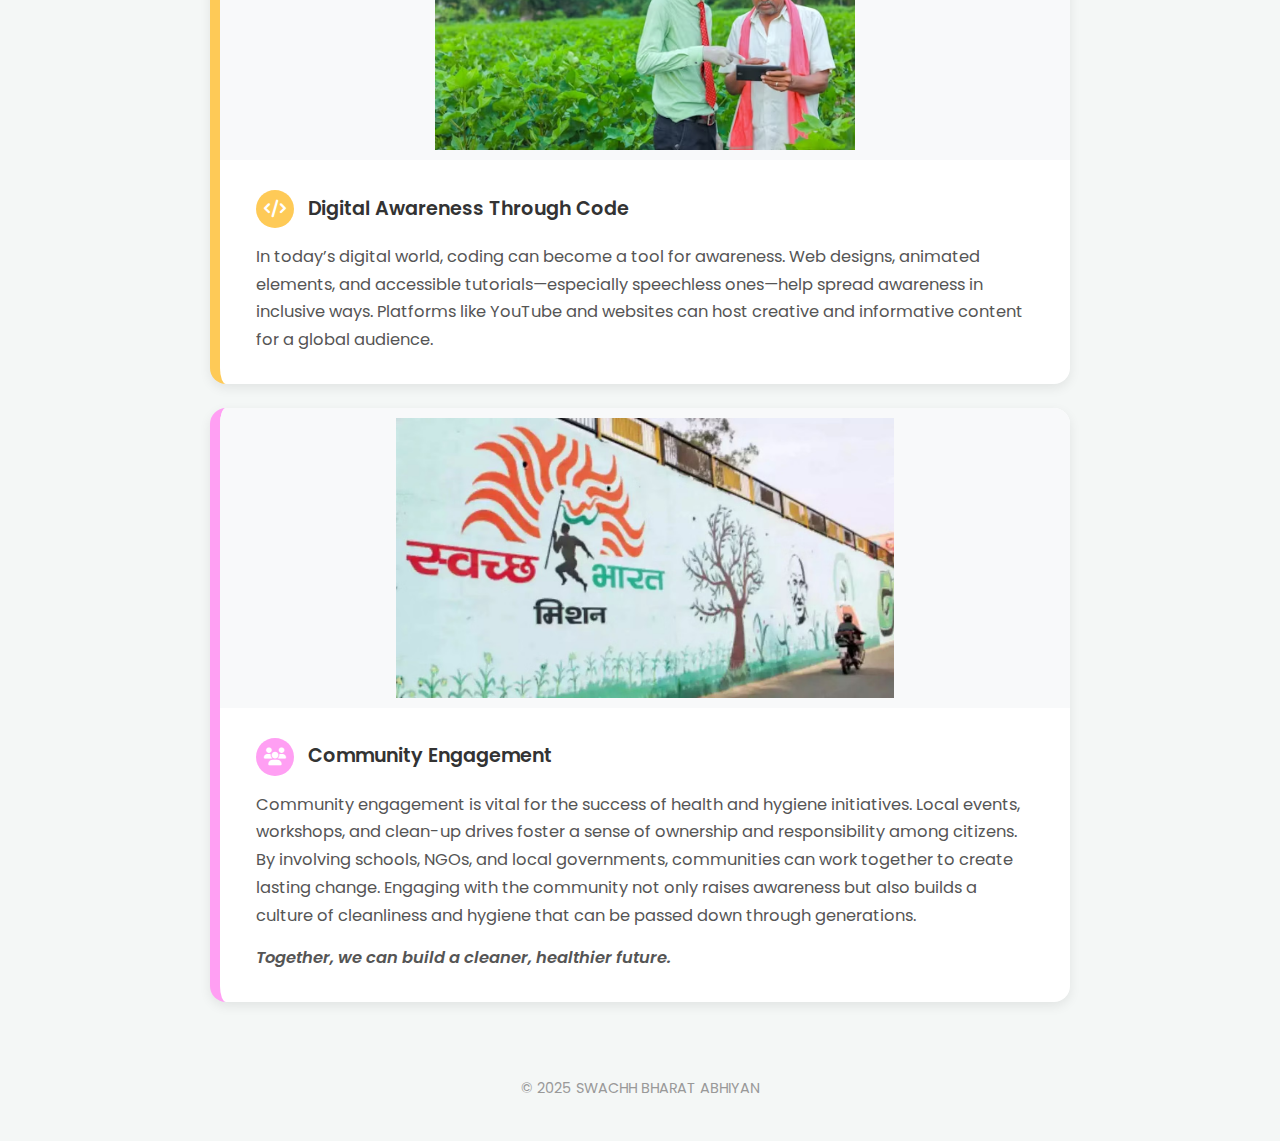
<file: index4.html>
<!DOCTYPE html>
<html lang="en">

<head>
    <meta charset="UTF-8" />
    <meta name="viewport" content="width=device-width, initial-scale=1.0" />
    <title>Swachh Bharat Abhiyan</title>

    <link href="https://fonts.googleapis.com/css2?family=Poppins:wght@400;600;700&display=swap" rel="stylesheet" />
    <link rel="stylesheet" href="https://cdnjs.cloudflare.com/ajax/libs/font-awesome/6.5.2/css/all.min.css">

    <style>
         :root {
            /* Define the color palette */
            --c-pink: #ff9ff3;
            --c-yellow: #feca57;
            --c-green: #1dd1a1;
            --c-blue: #54a0ff;
            --c-gradient: linear-gradient(90deg, var(--c-pink), var(--c-yellow), var(--c-green), var(--c-blue));
            /* Simple, light theme variables */
            --c-text: #333;
            --c-text-light: #555;
            --c-bg: #f4f7f6;
            --c-card-bg: #ffffff;
            --c-image-bg: #f8f9fa;
            /* Soft bg for image container */
            --card-radius: 16px;
            --simple-shadow: 0 4px 12px rgba(0, 0, 0, 0.08);
        }
        
        * {
            box-sizing: border-box;
            margin: 0;
            padding: 0;
        }
        
        body {
            font-family: 'Poppins', sans-serif;
            background: var(--c-bg);
            color: var(--c-text);
            line-height: 1.7;
        }
        /* --- Header --- */
        
        .header {
            text-align: center;
            padding: 48px 20px 20px 20px;
        }
        
        .header h1 {
            font-size: 2.2rem;
            font-weight: 700;
            color: var(--c-text);
            margin-bottom: 16px;
        }
        
        .header p {
            font-size: 1.08rem;
            color: var(--c-text-light);
            background: rgba(0, 0, 0, 0.05);
            padding: 8px 30px;
            border-radius: 12px;
            display: inline-block;
            font-weight: 600;
        }
        /* --- Progress Bar --- */
        
        .progress-bar {
            position: fixed;
            top: 0;
            left: 0;
            width: 0%;
            height: 5px;
            z-index: 888;
            background: var(--c-gradient);
            transition: width 0.2s;
        }
        /* --- Main Content Container --- */
        
        .container {
            max-width: 900px;
            margin: 34px auto;
            display: flex;
            flex-direction: column;
            gap: 24px;
            padding: 0 20px;
        }
        /* --- Card Styling --- */
        
        .card {
            background: var(--c-card-bg);
            box-shadow: var(--simple-shadow);
            border-radius: var(--card-radius);
            /* Default border, will be overridden */
            border-left: 10px solid #ccc;
            overflow: hidden;
            /* To contain the image radius */
            transition: transform 0.2s ease-out, box-shadow 0.2s ease-out;
        }
        
        .card:hover {
            transform: translateY(-5px);
            box-shadow: 0 8px 20px rgba(0, 0, 0, 0.1);
        }
        /* --- Image container --- */
        
        .card-image-wrapper {
            width: 100%;
            height: 300px;
            /* Fixed height for all image containers */
            background-color: var(--c-image-bg);
            display: flex;
            align-items: center;
            justify-content: center;
            padding: 10px;
        }
        
        .card-image {
            width: 100%;
            height: 100%;
            object-fit: contain;
            /* This fits the whole image ("normal scale") */
            border-radius: 8px;
        }
        /* --- End of image style --- */
        
        .content {
            padding: 30px 36px;
        }
        
        .content h3 {
            font-weight: 600;
            font-size: 1.2rem;
            color: var(--c-text);
            margin-bottom: 15px;
            display: flex;
            align-items: center;
            gap: 14px;
        }
        /* The colorful, round icon */
        
        .content h3 i {
            font-size: 1.1rem;
            color: #fff;
            background: #ccc;
            /* Default bg, will be overridden */
            border-radius: 50%;
            width: 38px;
            height: 38px;
            display: inline-flex;
            align-items: center;
            justify-content: center;
            flex-shrink: 0;
            /* Prevent icon from shrinking */
        }
        
        .content p {
            font-size: 1.02rem;
            color: var(--c-text-light);
        }
        
        .content p:last-of-type {
            margin-top: 15px;
            /* Add space for the italic summary line */
        }
        
        .content b {
            font-weight: 600;
            color: var(--c-text);
            /* Bolder text */
        }
        
        .content i {
            color: var(--c-text-light);
            font-weight: 600;
        }
        /* --- "More Colorful" nth-child styles --- */
        
        .container .card:nth-child(1) {
            border-left-color: var(--c-green);
        }
        
        .container .card:nth-child(1) .content h3 i {
            background: var(--c-green);
        }
        
        .container .card:nth-child(2) {
            border-left-color: var(--c-blue);
        }
        
        .container .card:nth-child(2) .content h3 i {
            background: var(--c-blue);
        }
        
        .container .card:nth-child(3) {
            border-left-color: var(--c-yellow);
        }
        
        .container .card:nth-child(3) .content h3 i {
            background: var(--c-yellow);
        }
        
        .container .card:nth-child(4) {
            border-left-color: var(--c-pink);
        }
        
        .container .card:nth-child(4) .content h3 i {
            background: var(--c-pink);
        }
        /* --- End of colorful styles --- */
        /* --- Footer --- */
        
        footer {
            text-align: center;
            padding: 40px 20px;
            color: #999;
            font-size: 0.9rem;
        }
        /* --- Responsive --- */
        
        @media (max-width: 600px) {
            .header h1 {
                font-size: 1.8rem;
            }
            .header p {
                font-size: 1rem;
            }
            .card-image-wrapper {
                height: 220px;
                /* Smaller image height on mobile */
            }
            .content {
                padding: 24px;
            }
            .content h3 {
                font-size: 1.1rem;
            }
            .content p,
            .content ul {
                font-size: 0.95rem;
            }
        }
    </style>
</head>

<body>
    <div class="progress-bar" id="progress"></div>

    <header class="header">
        <h1>SWACHH BHARAT ABHIYAN</h1>
        <p>Trash the trash, build the future.</p>
    </header>

    <div class="container">

        <div class="card">
            <div class="card-image-wrapper">
                <img src="sb11.webp" alt="Swachh Bharat Abhiyan" class="card-image" />
            </div>
            <div class="content">
                <h3><i class="fa-solid fa-flag"></i>Swachh Bharat Abhiyan</h3>
                <p>
                    <b>Launched in 2014,</b> Swachh Bharat Abhiyan is India’s nationwide movement for cleanliness and hygiene. <b>Inspired by Mahatma Gandhi's ideals,</b> it urges citizens to keep their surroundings clean and promotes sanitation in every
                    community. With public participation and youth-driven initiatives, the mission aims to build a cleaner, <b>healthier India.</b>
                </p>
                <p>
                    <i>India’s mission to create a cleaner, healthier nation.</i>
                </p>
            </div>
        </div>

        <div class="card">
            <div class="card-image-wrapper">
                <img src="sb2.webp" alt="Design posters" class="card-image" />
            </div>
            <div class="content">
                <h3><i class="fa-solid fa-palette"></i>Design’s Role in Awareness</h3>
                <p>
                    Design plays a crucial role in raising awareness about health and hygiene. Through impactful visuals, infographics, and engaging campaigns, design communicates essential messages effectively. It simplifies complex information, making it accessible to
                    all age groups. By using vibrant colors and clear typography, design captures attention and encourages positive behavior changes. Whether it's posters, social media graphics, or educational materials, design is a powerful tool in promoting
                    health and hygiene practices.
                </p>
                <p>
                    <i>Visuals amplify awareness through clarity and impact.</i>
                </p>
            </div>
        </div>

        <div class="card">
            <div class="card-image-wrapper">
                <img src="sb33.avif" alt="Code on a screen" class="card-image" />
            </div>
            <div class="content">
                <h3><i class="fa-solid fa-code"></i>Digital Awareness Through Code</h3>
                <p>
                    In today’s digital world, coding can become a tool for awareness. Web designs, animated elements, and accessible tutorials—especially speechless ones—help spread awareness in inclusive ways. Platforms like YouTube and websites can host creative and informative
                    content for a global audience.
                </p>
            </div>
        </div>

        <div class="card">
            <div class="card-image-wrapper">
                <img src="sb4.avif" alt="Community group" class="card-image" />
            </div>
            <div class="content">
                <h3><i class="fa-solid fa-users"></i>Community Engagement</h3>
                <p>
                    Community engagement is vital for the success of health and hygiene initiatives. Local events, workshops, and clean-up drives foster a sense of ownership and responsibility among citizens. By involving schools, NGOs, and local governments, communities
                    can work together to create lasting change. Engaging with the community not only raises awareness but also builds a culture of cleanliness and hygiene that can be passed down through generations.
                </p>
                <p>
                    <i>Together, we can build a cleaner, healthier future.</i>
                </p>
            </div>
        </div>

    </div>

    <footer>
        <p>&copy; 2025 SWACHH BHARAT ABHIYAN</p>
    </footer>

    <script>
        // Progress bar scroll
        window.addEventListener('scroll', function() {
            var winScroll = document.body.scrollTop || document.documentElement.scrollTop;
            var height = document.documentElement.scrollHeight - document.documentElement.clientHeight;
            var scrolled = (winScroll / height) * 100;
            document.getElementById('progress').style.width = scrolled + "%";
        });
    </script>
</body>

</html>
</file>
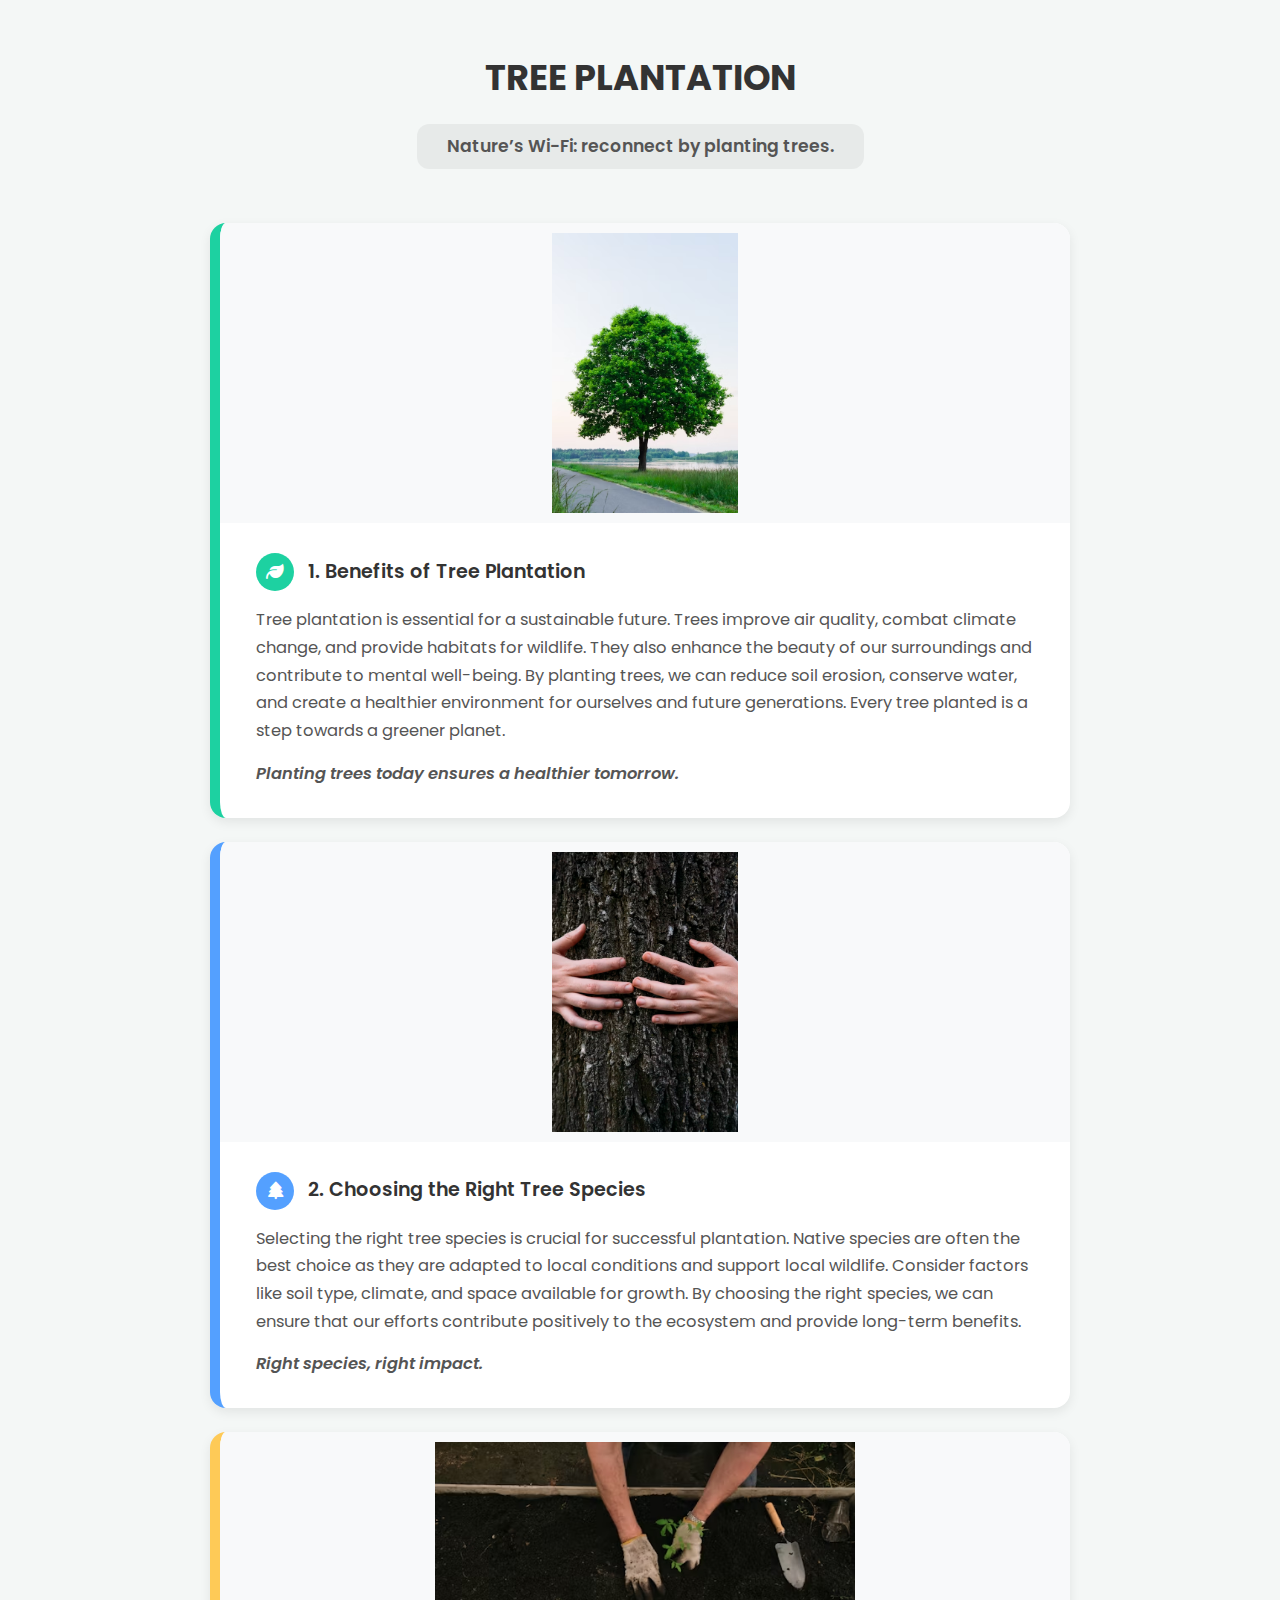
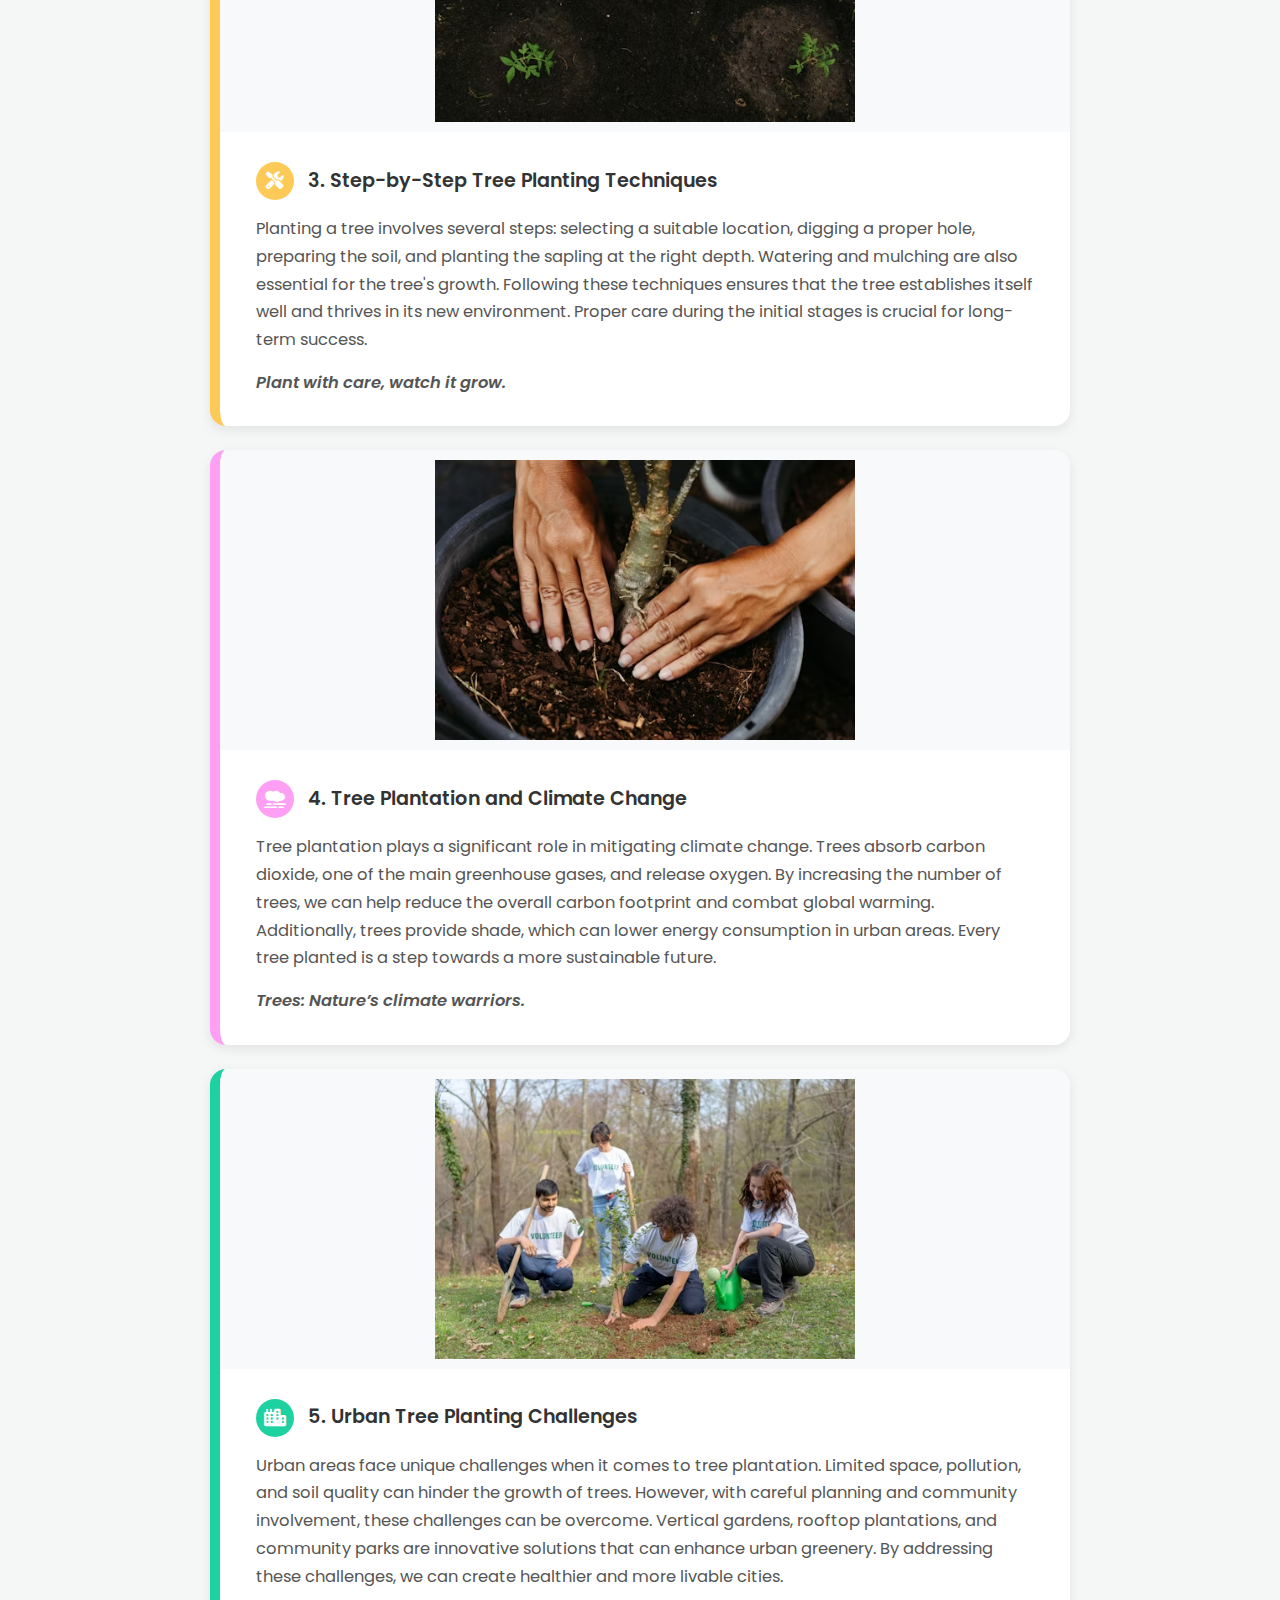
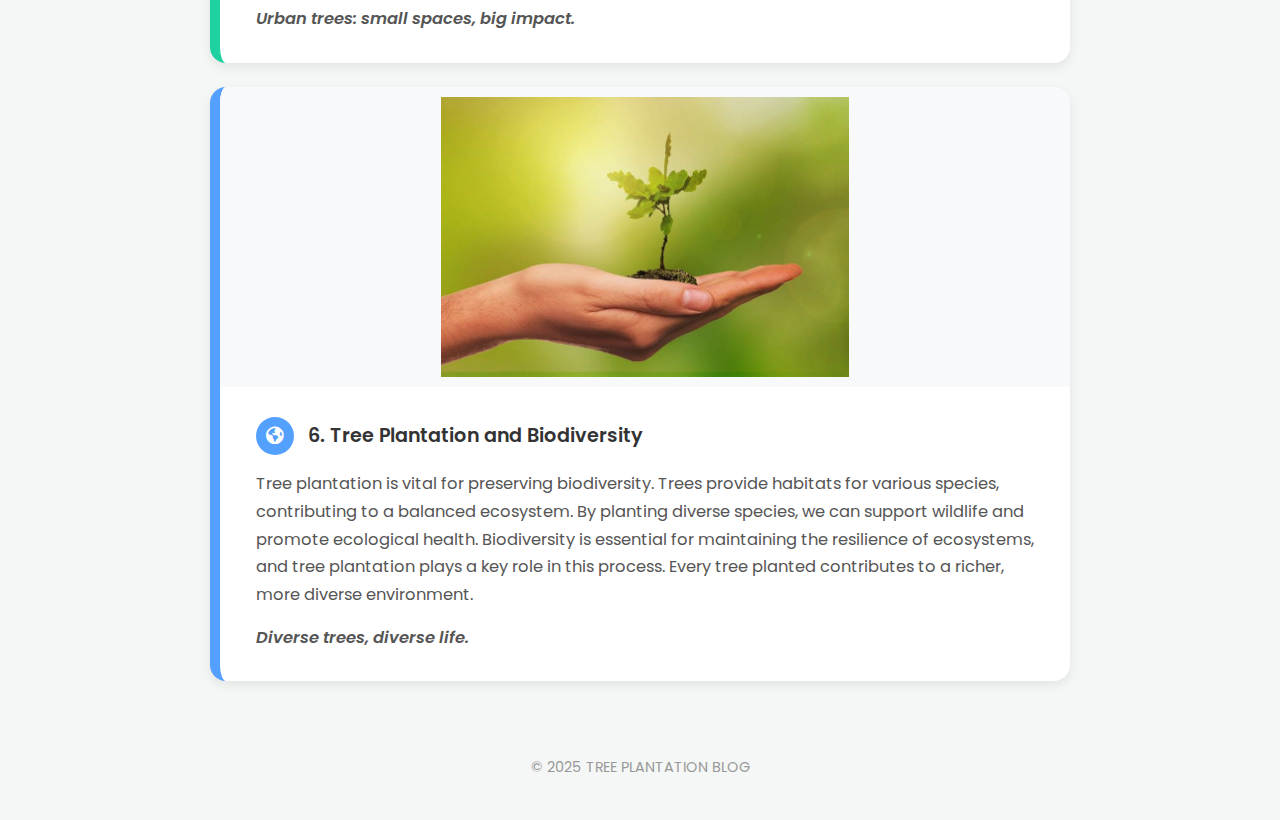
<file: index5.html>
<!DOCTYPE html>
<html lang="en">

<head>
    <meta charset="UTF-8" />
    <meta name="viewport" content="width=device-width, initial-scale=1.0" />
    <title>Tree Plantation</title>

    <link href="https://fonts.googleapis.com/css2?family=Poppins:wght@400;600;700&display=swap" rel="stylesheet" />
    <link rel="stylesheet" href="https://cdnjs.cloudflare.com/ajax/libs/font-awesome/6.5.2/css/all.min.css">

    <style>
         :root {
            /* Define the color palette */
            --c-pink: #ff9ff3;
            --c-yellow: #feca57;
            --c-green: #1dd1a1;
            --c-blue: #54a0ff;
            --c-gradient: linear-gradient(90deg, var(--c-pink), var(--c-yellow), var(--c-green), var(--c-blue));
            /* Simple, light theme variables */
            --c-text: #333;
            --c-text-light: #555;
            --c-bg: #f4f7f6;
            --c-card-bg: #ffffff;
            --c-image-bg: #f8f9fa;
            /* Soft bg for image container */
            --card-radius: 16px;
            --simple-shadow: 0 4px 12px rgba(0, 0, 0, 0.08);
        }
        
        * {
            box-sizing: border-box;
            margin: 0;
            padding: 0;
        }
        
        body {
            font-family: 'Poppins', sans-serif;
            background: var(--c-bg);
            color: var(--c-text);
            line-height: 1.7;
        }
        /* --- Header --- */
        
        .header {
            text-align: center;
            padding: 48px 20px 20px 20px;
        }
        
        .header h1 {
            font-size: 2.2rem;
            font-weight: 700;
            color: var(--c-text);
            margin-bottom: 16px;
        }
        
        .header p {
            font-size: 1.08rem;
            color: var(--c-text-light);
            background: rgba(0, 0, 0, 0.05);
            padding: 8px 30px;
            border-radius: 12px;
            display: inline-block;
            font-weight: 600;
        }
        /* --- Progress Bar --- */
        
        .progress-bar {
            position: fixed;
            top: 0;
            left: 0;
            width: 0%;
            height: 5px;
            z-index: 888;
            background: var(--c-gradient);
            transition: width 0.2s;
        }
        /* --- Main Content Container --- */
        
        .container {
            max-width: 900px;
            margin: 34px auto;
            display: flex;
            flex-direction: column;
            gap: 24px;
            padding: 0 20px;
        }
        /* --- Card Styling --- */
        
        .card {
            background: var(--c-card-bg);
            box-shadow: var(--simple-shadow);
            border-radius: var(--card-radius);
            /* Default border, will be overridden */
            border-left: 10px solid #ccc;
            overflow: hidden;
            /* To contain the image radius */
            transition: transform 0.2s ease-out, box-shadow 0.2s ease-out;
        }
        
        .card:hover {
            transform: translateY(-5px);
            box-shadow: 0 8px 20px rgba(0, 0, 0, 0.1);
        }
        /* --- Image container --- */
        
        .card-image-wrapper {
            width: 100%;
            height: 300px;
            /* Fixed height for all image containers */
            background-color: var(--c-image-bg);
            display: flex;
            align-items: center;
            justify-content: center;
            padding: 10px;
        }
        
        .card-image {
            width: 100%;
            height: 100%;
            object-fit: contain;
            /* This fits the whole image ("normal scale") */
            border-radius: 8px;
        }
        /* --- End of image style --- */
        
        .content {
            padding: 30px 36px;
        }
        
        .content h3 {
            font-weight: 600;
            font-size: 1.2rem;
            color: var(--c-text);
            margin-bottom: 15px;
            display: flex;
            align-items: center;
            gap: 14px;
        }
        /* The colorful, round icon */
        
        .content h3 i {
            font-size: 1.1rem;
            color: #fff;
            background: #ccc;
            /* Default bg, will be overridden */
            border-radius: 50%;
            width: 38px;
            height: 38px;
            display: inline-flex;
            align-items: center;
            justify-content: center;
            flex-shrink: 0;
            /* Prevent icon from shrinking */
        }
        
        .content p {
            font-size: 1.02rem;
            color: var(--c-text-light);
        }
        
        .content p:last-of-type {
            margin-top: 15px;
            /* Add space for the italic summary line */
        }
        
        .content b {
            font-weight: 600;
            color: var(--c-text);
            /* Bolder text */
        }
        
        .content i {
            color: var(--c-text-light);
            font-weight: 600;
        }
        /* --- "More Colorful" nth-child styles --- */
        /* We'll cycle through the 4 colors for the 6 cards */
        
        .container .card:nth-child(4n+1) {
            border-left-color: var(--c-green);
        }
        
        .container .card:nth-child(4n+1) .content h3 i {
            background: var(--c-green);
        }
        
        .container .card:nth-child(4n+2) {
            border-left-color: var(--c-blue);
        }
        
        .container .card:nth-child(4n+2) .content h3 i {
            background: var(--c-blue);
        }
        
        .container .card:nth-child(4n+3) {
            border-left-color: var(--c-yellow);
        }
        
        .container .card:nth-child(4n+3) .content h3 i {
            background: var(--c-yellow);
        }
        
        .container .card:nth-child(4n+4) {
            border-left-color: var(--c-pink);
        }
        
        .container .card:nth-child(4n+4) .content h3 i {
            background: var(--c-pink);
        }
        /* --- End of colorful styles --- */
        /* --- Footer --- */
        
        footer {
            text-align: center;
            padding: 40px 20px;
            color: #999;
            font-size: 0.9rem;
        }
        /* --- Responsive --- */
        
        @media (max-width: 600px) {
            .header h1 {
                font-size: 1.8rem;
            }
            .header p {
                font-size: 1rem;
            }
            .card-image-wrapper {
                height: 220px;
                /* Smaller image height on mobile */
            }
            .content {
                padding: 24px;
            }
            .content h3 {
                font-size: 1.1rem;
            }
            .content p,
            .content ul {
                font-size: 0.95rem;
            }
        }
    </style>
</head>

<body>
    <div class="progress-bar" id="progress"></div>

    <header class="header">
        <h1>TREE PLANTATION</h1>
        <p>Nature’s Wi-Fi: reconnect by planting trees.</p>
    </header>

    <div class="container">

        <div class="card">
            <div class="card-image-wrapper">
                <img src="tree 1.avif" alt="Lush green forest" class="card-image" />
            </div>
            <div class="content">
                <h3><i class="fa-solid fa-leaf"></i>1. Benefits of Tree Plantation</h3>
                <p>
                    Tree plantation is essential for a sustainable future. Trees improve air quality, combat climate change, and provide habitats for wildlife. They also enhance the beauty of our surroundings and contribute to mental well-being. By planting trees, we can
                    reduce soil erosion, conserve water, and create a healthier environment for ourselves and future generations. Every tree planted is a step towards a greener planet.
                </p>
                <p>
                    <i>Planting trees today ensures a healthier tomorrow.</i>
                </p>
            </div>
        </div>

        <div class="card">
            <div class="card-image-wrapper">
                <img src="tree2.avif" alt="Different types of saplings" class="card-image" />
            </div>
            <div class="content">
                <h3><i class="fa-solid fa-tree"></i>2. Choosing the Right Tree Species</h3>
                <p>
                    Selecting the right tree species is crucial for successful plantation. Native species are often the best choice as they are adapted to local conditions and support local wildlife. Consider factors like soil type, climate, and space available for growth.
                    By choosing the right species, we can ensure that our efforts contribute positively to the ecosystem and provide long-term benefits.
                </p>
                <p>
                    <i>Right species, right impact.</i>
                </p>
            </div>
        </div>

        <div class="card">
            <div class="card-image-wrapper">
                <img src="plantation.avif" alt="Hands planting a small tree" class="card-image" />
            </div>
            <div class="content">
                <h3><i class="fa-solid fa-screwdriver-wrench"></i>3. Step-by-Step Tree Planting Techniques</h3>
                <p>
                    Planting a tree involves several steps: selecting a suitable location, digging a proper hole, preparing the soil, and planting the sapling at the right depth. Watering and mulching are also essential for the tree's growth. Following these techniques ensures
                    that the tree establishes itself well and thrives in its new environment. Proper care during the initial stages is crucial for long-term success.
                </p>
                <p>
                    <i>Plant with care, watch it grow.</i>
                </p>
            </div>
        </div>

        <div class="card">
            <div class="card-image-wrapper">
                <img src="tree12.avif" alt="Factory smoke vs green trees" class="card-image" />
            </div>
            <div class="content">
                <h3><i class="fa-solid fa-smog"></i>4. Tree Plantation and Climate Change</h3>
                <p>
                    Tree plantation plays a significant role in mitigating climate change. Trees absorb carbon dioxide, one of the main greenhouse gases, and release oxygen. By increasing the number of trees, we can help reduce the overall carbon footprint and combat global
                    warming. Additionally, trees provide shade, which can lower energy consumption in urban areas. Every tree planted is a step towards a more sustainable future.
                </p>
                <p>
                    <i>Trees: Nature’s climate warriors.</i>
                </p>
            </div>
        </div>

        <div class="card">
            <div class="card-image-wrapper">
                <img src="urban.avif" alt="Trees growing in a city" class="card-image" />
            </div>
            <div class="content">
                <h3><i class="fa-solid fa-city"></i>5. Urban Tree Planting Challenges</h3>
                <p>
                    Urban areas face unique challenges when it comes to tree plantation. Limited space, pollution, and soil quality can hinder the growth of trees. However, with careful planning and community involvement, these challenges can be overcome. Vertical gardens,
                    rooftop plantations, and community parks are innovative solutions that can enhance urban greenery. By addressing these challenges, we can create healthier and more livable cities.
                </p>
                <p>
                    <i>Urban trees: small spaces, big impact.</i>
                </p>
            </div>
        </div>

        <div class="card">
            <div class="card-image-wrapper">
                <img src="biodiversity.jpg" alt="Various animals in a forest" class="card-image" />
            </div>
            <div class="content">
                <h3><i class="fa-solid fa-earth-americas"></i>6. Tree Plantation and Biodiversity</h3>
                <p>
                    Tree plantation is vital for preserving biodiversity. Trees provide habitats for various species, contributing to a balanced ecosystem. By planting diverse species, we can support wildlife and promote ecological health. Biodiversity is essential for maintaining
                    the resilience of ecosystems, and tree plantation plays a key role in this process. Every tree planted contributes to a richer, more diverse environment.
                </p>
                <p>
                    <i>Diverse trees, diverse life.</i>
                </p>
            </div>
        </div>

    </div>

    <footer>
        <p>&copy; 2025 TREE PLANTATION BLOG</p>
    </footer>

    <script>
        // Progress bar scroll
        window.addEventListener('scroll', function() {
            var winScroll = document.body.scrollTop || document.documentElement.scrollTop;
            var height = document.documentElement.scrollHeight - document.documentElement.clientHeight;
            var scrolled = (winScroll / height) * 100;
            document.getElementById('progress').style.width = scrolled + "%";
        });
    </script>
</body>

</html>
</file>
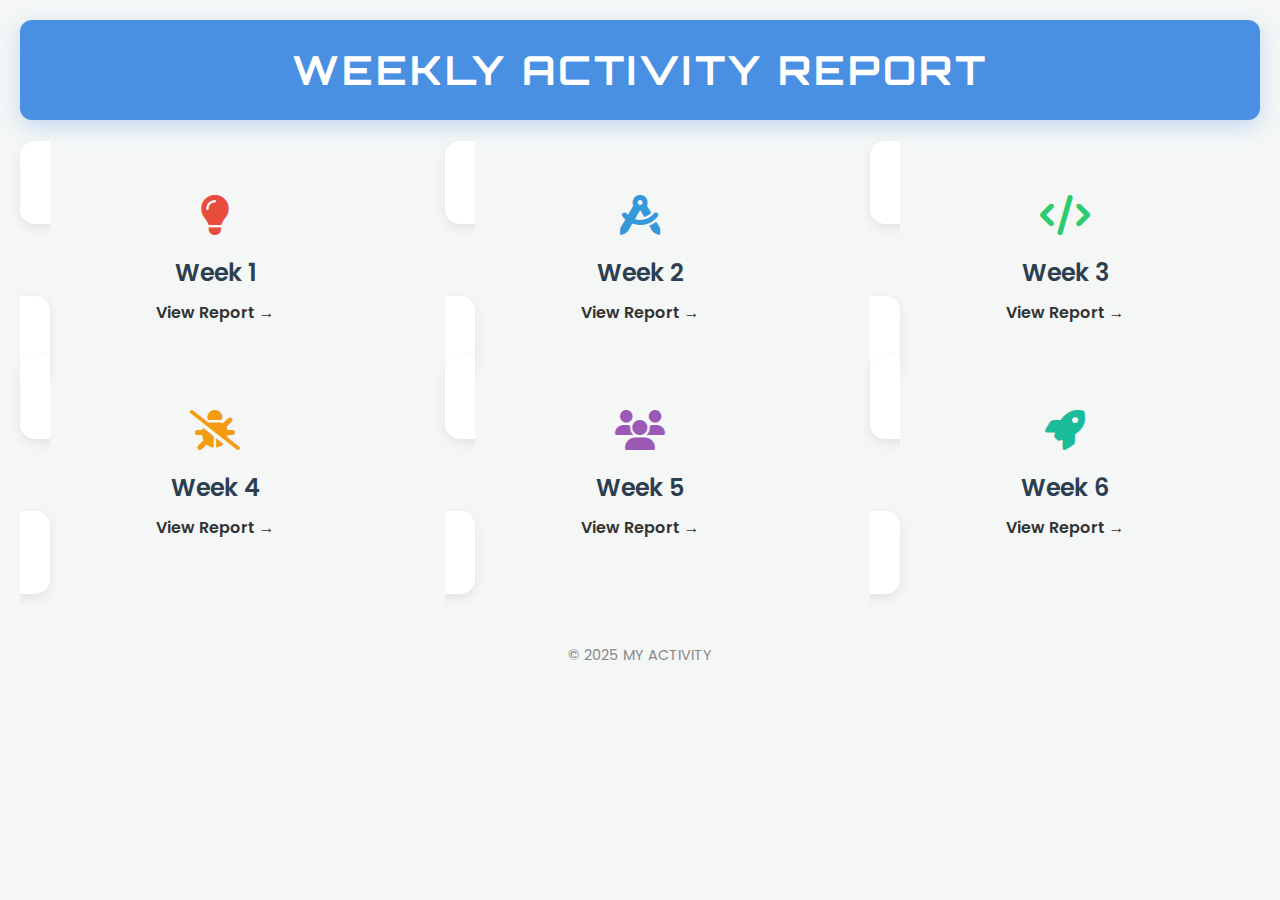
<file: myactivity.html>
<!DOCTYPE html>
<html lang="en">

<head>
    <meta charset="UTF-8" />
    <meta name="viewport" content="width=device-width, initial-scale=1.0" />
    <title>My Awesome Weekly Report</title>

    <link rel="preconnect" href="https://fonts.googleapis.com">
    <link rel="preconnect" href="https://fonts.gstatic.com" crossorigin>
    <link href="https://fonts.googleapis.com/css2?family=Orbitron:wght@700&family=Poppins:wght@400;600&display=swap" rel="stylesheet">

    <link rel="stylesheet" href="https://cdnjs.cloudflare.com/ajax/libs/font-awesome/6.5.2/css/all.min.css">

    <style>
        /* CSS Variables for new colorful theme */
        
         :root {
            --bg-color: #f4f7f6;
            /* Soft, light background */
            --header-bg: #4a90e2;
            /* Vibrant blue header */
            --card-bg: #ffffff;
            /* Clean white cards */
            --text-color: #333333;
            /* Dark, readable text */
            --header-text: #ffffff;
            /* White text for header */
            --primary-color: #4a90e2;
            /* Primary blue for accents */
            --card-shadow: rgba(0, 0, 0, 0.08);
            /* Softer shadow */
        }
        
        body {
            font-family: 'Poppins', sans-serif;
            background-color: var(--bg-color);
            color: var(--text-color);
            padding: 20px;
            margin: 0;
            -webkit-font-smoothing: antialiased;
        }
        /* --- NEW Colorful, Solid Header --- */
        
        .header-title {
            /* Solid background, no more glass effect */
            background-color: var(--header-bg);
            border-radius: 12px;
            padding: 25px;
            text-align: center;
            margin-bottom: 50px;
            /* A softer shadow for the light theme */
            box-shadow: 0 6px 20px rgba(74, 144, 226, 0.3);
            animation: fadeInDown 1s ease-out;
        }
        
        .header-title h1 {
            font-family: 'Orbitron', sans-serif;
            font-size: 2.5rem;
            color: var(--header-text);
            /* White text on blue bg */
            letter-spacing: 3px;
            margin: 0;
            /* Removed text-shadow, not needed for this theme */
        }
        /* --- Grid Layout for the Cards --- */
        
        .report-grid {
            display: grid;
            grid-template-columns: repeat(auto-fit, minmax(300px, 1fr));
            gap: 35px;
            /* Space between cards */
            padding: 0;
            list-style-type: none;
        }
        /* --- The Awesome & Cool Buttons (Now Cards!) --- */
        
        .report-card {
            background: var(--card-bg);
            /* Solid white background */
            border-radius: 15px;
            padding: 30px;
            text-decoration: none;
            color: var(--text-color);
            position: relative;
            overflow: hidden;
            /* Removed border, using shadow for separation */
            /* Removed backdrop-filter (no more glossy) */
            box-shadow: 0 4px 12px var(--card-shadow);
            transition: transform 0.3s ease, box-shadow 0.3s ease;
            text-align: center;
        }
        
        .report-card:hover {
            transform: translateY(-10px);
            /* Stronger, colored shadow on hover */
            box-shadow: 0 10px 25px rgba(74, 144, 226, 0.25);
        }
        
        .report-card:active {
            transform: translateY(-2px) scale(0.98);
        }
        /* --- Meaningful Content & ICONS Inside the Cards --- */
        
        .card-icon {
            font-size: 2.5rem;
            margin-bottom: 20px;
            transition: transform 0.3s ease;
            /* Icon color is set individually below */
        }
        /* --- NEW: Individual Colors for Each Icon --- */
        
        .report-grid li:nth-child(1) .card-icon {
            color: #e74c3c;
        }
        /* Red */
        
        .report-grid li:nth-child(2) .card-icon {
            color: #3498db;
        }
        /* Blue */
        
        .report-grid li:nth-child(3) .card-icon {
            color: #2ecc71;
        }
        /* Green */
        
        .report-grid li:nth-child(4) .card-icon {
            color: #f39c12;
        }
        /* Orange */
        
        .report-grid li:nth-child(5) .card-icon {
            color: #9b59b6;
        }
        /* Purple */
        
        .report-grid li:nth-child(6) .card-icon {
            color: #1abc9c;
        }
        /* Teal */
        
        .report-card:hover .card-icon {
            transform: scale(1.1);
            /* Animate icon on hover */
        }
        
        .card-content h3 {
            font-family: 'Poppins', sans-serif;
            font-weight: 600;
            font-size: 1.5rem;
            margin: 0 0 10px 0;
            color: #2c3e50;
            /* A darker, stronger text for titles */
        }
        
        .card-content p {
            /* Removed min-height and line-height, not needed */
            font-size: 1rem;
            margin: 0;
            color: var(--text-color);
        }
        /* --- New "View Report" Arrow - NOW VISIBLE --- */
        
        .card-arrow {
            font-size: 1rem;
            font-weight: 600;
            /* Bolder */
            color: var(--primary-color);
            /* Blue color */
            margin-top: 20px;
            opacity: 1;
            /* VISIBLE by default */
            transition: color 0.3s ease;
        }
        
        .report-card:hover .card-arrow {
            opacity: 1;
            /* Stays visible */
            color: #e74c3c;
            /* Changes to red on hover */
        }
        /* --- Footer --- */
        
        footer {
            text-align: center;
            font-size: 0.9rem;
            padding: 50px 1rem 1rem 1rem;
            color: #888;
        }
        /* --- Simple Animation for Page Load --- */
        
        @keyframes fadeInDown {
            from {
                opacity: 0;
                transform: translateY(-30px);
            }
            to {
                opacity: 1;
                transform: translateY(0);
            }
        }
    </style>
</head>

<body>
    <header class="header-title">
        <h1>WEEKLY ACTIVITY REPORT</h1>
    </header>

    <main>
        <ul class="report-grid">
            <li>
                <a href="activity1.html" target="_blank" class="report-card">
                    <div class="card-content">
                        <i class="fa-solid fa-lightbulb card-icon"></i>
                        <h3>Week 1</h3>
                        <p class="card-arrow">View Report &rarr;</p>
                    </div>
                </a>
            </li>
            <li>
                <a href="activity2.html" target="_blank" class="report-card">
                    <div class="card-content">
                        <i class="fa-solid fa-drafting-compass card-icon"></i>
                        <h3>Week 2</h3>
                        <p class="card-arrow">View Report &rarr;</p>
                    </div>
                </a>
            </li>
            <li>
                <a href="activity3.html" target="_blank" class="report-card">
                    <div class="card-content">
                        <i class="fa-solid fa-code card-icon"></i>
                        <h3>Week 3</h3>
                        <p class="card-arrow">View Report &rarr;</p>
                    </div>
                </a>
            </li>
            <li>
                <a href="activity4.html" target="_blank" class="report-card">
                    <div class="card-content">
                        <i class="fa-solid fa-bug-slash card-icon"></i>
                        <h3>Week 4</h3>
                        <p class="card-arrow">View Report &rarr;</p>
                    </div>
                </a>
            </li>
            <li>
                <a href="activity5.html" target="_blank" class="report-card">
                    <div class="card-content">
                        <i class="fa-solid fa-users card-icon"></i>
                        <h3>Week 5</h3>
                        <p class="card-arrow">View Report &rarr;</p>
                    </div>
                </a>
            </li>
            <li>
                <a href="activity6.html" target="_blank" class="report-card">
                    <div class="card-content">
                        <i class="fa-solid fa-rocket card-icon"></i>
                        <h3>Week 6</h3>
                        <p class="card-arrow">View Report &rarr;</p>
                    </div>
                </a>
            </li>
        </ul>
    </main>

    <footer>
        <p>&copy; 2025 MY ACTIVITY</p>
    </footer>
</body>

</html>
</file>
<file: main.css>
/* --- Global Styles & Variables --- */

:root {
    --primary-color: #0d2c54;
    /* Deep Blue */
    --secondary-color: #f06c64;
    /* Vibrant Coral */
    --accent-color: #f9a826;
    /* Sunny Yellow */
    --bg-color: #fefdfa;
    /* Off-white */
    --white: #ffffff;
    --shadow: 0 10px 30px rgba(13, 44, 84, 0.1);
}

* {
    margin: 0;
    padding: 0;
    box-sizing: border-box;
}

body {
    font-family: 'Nunito', sans-serif;
    background-color: var(--bg-color);
    line-height: 1.7;
    overflow-x: hidden;
    /* --- NEW: Hide default cursor --- */
    cursor: none;
}

.container {
    max-width: 1100px;
    margin: 0 auto;
    padding: 0 2rem;
}


/* --- NEW: Custom Cursor Styles --- */

.cursor-dot,
.cursor-outline {
    position: fixed;
    top: 0;
    left: 0;
    transform: translate(-50%, -50%);
    border-radius: 50%;
    z-index: 9999;
    pointer-events: none;
    /* Allows clicking through */
}

.cursor-dot {
    width: 6px;
    height: 6px;
    background-color: var(--accent-color);
}

.cursor-outline {
    width: 30px;
    height: 30px;
    border: 2px solid var(--accent-color);
    transition: transform 0.2s ease-out;
}


/* This class is added by JS on hover */

.cursor-grow {
    transform: translate(-50%, -50%) scale(2);
    border-color: var(--secondary-color);
}


/* --- Header --- */

header {
    background: transparent;
    /* Make header transparent */
    padding: 1.5rem 0;
    position: fixed;
    width: 100%;
    top: 0;
    z-index: 1000;
}

.logo {
    font-size: 1.8rem;
    font-weight: 900;
    color: var(--white);
}

.logo span {
    color: var(--accent-color);
}


/* --- Hero Section --- */

.hero {
    height: 100vh;
    display: flex;
    align-items: center;
    justify-content: center;
    text-align: center;
    color: var(--white);
    position: relative;
    overflow: hidden;
}

.hero-background {
    position: absolute;
    top: 0;
    left: 0;
    width: 100%;
    height: 100%;
    background: linear-gradient(135deg, var(--primary-color), var(--secondary-color), var(--accent-color));
    background-size: 300% 300%;
    z-index: -1;
    animation: gradientMove 15s ease infinite;
}

@keyframes gradientMove {
    0% {
        background-position: 0% 50%;
    }
    50% {
        background-position: 100% 50%;
    }
    100% {
        background-position: 0% 50%;
    }
}

.hero-content {
    max-width: 700px;
    padding: 0 1rem;
}

.hero h1 {
    font-size: clamp(3rem, 8vw, 5.5rem);
    font-weight: 900;
    line-height: 1.1;
    text-shadow: 0 4px 15px rgba(0, 0, 0, 0.2);
}

.hero p {
    font-size: 1.2rem;
    font-weight: 300;
    margin: 1.5rem 0 2.5rem;
    max-width: 500px;
    margin-left: auto;
    margin-right: auto;
}


/* --- CTA Button & Ripple --- */

.cta-button {
    display: inline-block;
    background: var(--accent-color);
    color: var(--primary-color);
    padding: 14px 35px;
    border-radius: 50px;
    text-decoration: none;
    font-weight: 700;
    font-size: 1.1rem;
    transition: all 0.3s ease;
    box-shadow: 0 5px 20px rgba(0, 0, 0, 0.2);
    position: relative;
    overflow: hidden;
}

.cta-button:hover {
    background: var(--white);
    transform: translateY(-5px);
    box-shadow: 0 10px 25px rgba(0, 0, 0, 0.3);
}


/* --- Ripple Click Animation --- */

.ripple {
    position: absolute;
    border-radius: 50%;
    background-color: rgba(13, 44, 84, 0.3);
    transform: scale(0);
    animation: ripple 600ms linear;
}

@keyframes ripple {
    to {
        transform: scale(4);
        opacity: 0;
    }
}


/* --- Load Animation (Hero Text) --- */

.anim-load {
    opacity: 0;
    transform: translateY(30px);
    animation: fadeInSlideUp 0.8s ease-out forwards var(--delay);
}

@keyframes fadeInSlideUp {
    to {
        opacity: 1;
        transform: translateY(0);
    }
}


/* --- NEW: 3D Features Section --- */

.features-section {
    padding: 6rem 0;
    background: var(--bg-color);
}

.features-grid {
    display: grid;
    grid-template-columns: repeat(auto-fit, minmax(280px, 1fr));
    gap: 2.5rem;
    /* This creates the 3D space for the cards */
    perspective: 1500px;
}

.feature-card {
    background: linear-gradient(145deg, var(--white), #f9f9f9);
    border-radius: 15px;
    box-shadow: var(--shadow);
    padding: 2.5rem 2rem;
    text-align: center;
    /* This allows the card's children to be in 3D space */
    transform-style: preserve-3d;
    /* Smooth transition for when mouse leaves */
    transition: transform 0.6s ease, box-shadow 0.6s ease;
}

.feature-card h2 {
    font-size: 3rem;
    color: var(--primary-color);
}

.feature-card h3 {
    font-size: 1.5rem;
    color: var(--primary-color);
    margin: 1rem 0 0.5rem;
}

.feature-card p {
    font-size: 1rem;
    color: #555;
}

footer {
    background: linear-gradient(135deg, #0f2027, #203a43, #2c5364);
    color: white;
    padding: 40px 0;
    text-align: center;
}

footer h2 {
    margin-bottom: 10px;
    font-size: 22px;
    letter-spacing: 1px;
}

.contact-info {
    margin: 10px 0;
    font-size: 16px;
}

.contact-info a {
    color: #00c6ff;
    text-decoration: none;
    transition: color 0.3s ease;
}

.contact-info a:hover {
    color: #66ffff;
}

.footer-bottom {
    margin-top: 20px;
    border-top: 1px solid rgba(255, 255, 255, 0.2);
    padding-top: 15px;
    font-size: 14px;
    color: #ccc;
}
</file>
